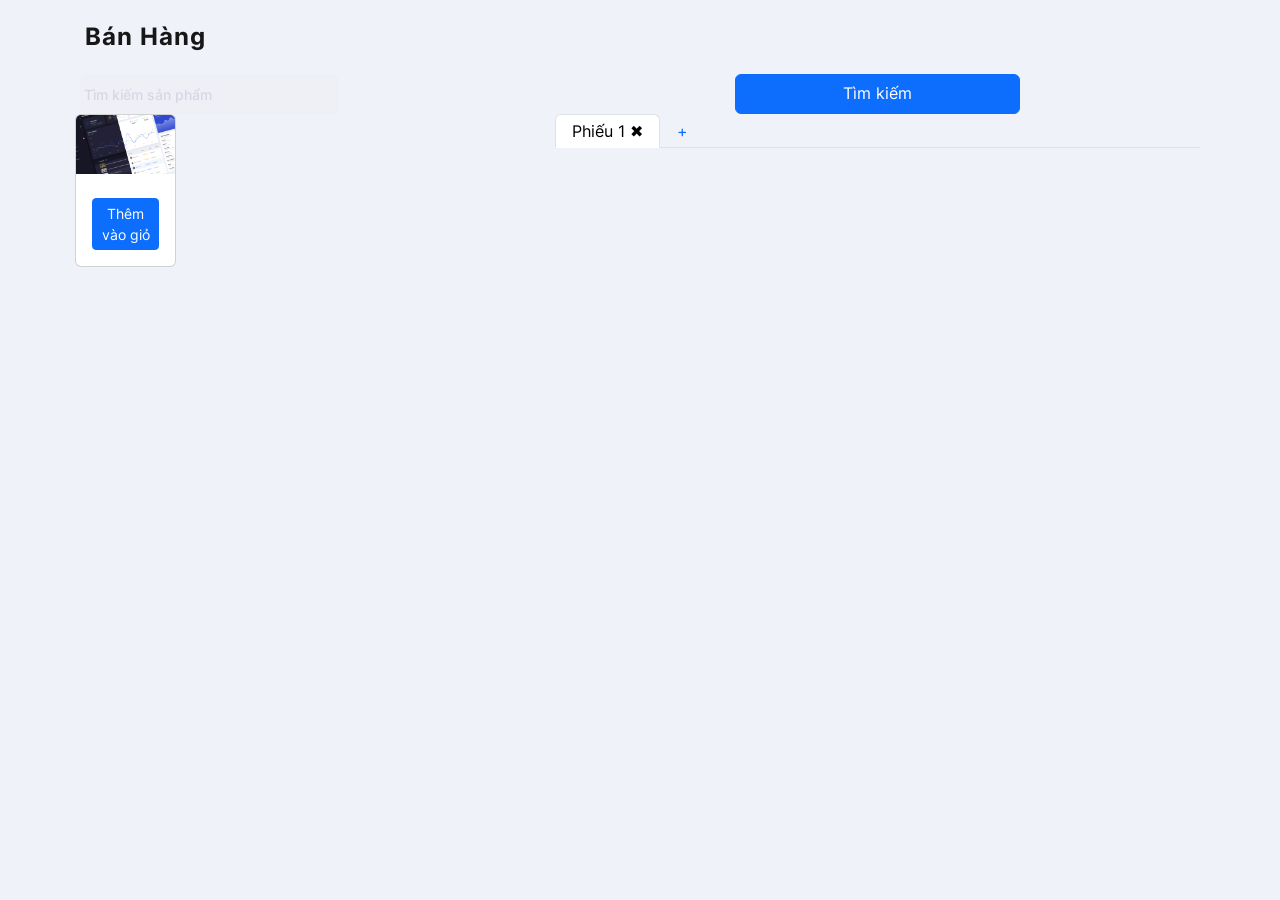
<file: AutoKid/src/main/resources/templates/admin/ban-hang.html>
<!DOCTYPE html>
<html xmlns:th="http://www.thymeleaf.org">
<head>
  <meta charset="UTF-8">
  <meta http-equiv="X-UA-Compatible" content="IE=edge">
  <meta name="viewport" content="width=device-width, initial-scale=1.0">
  <title>Auto_Kid | Product Management</title>
  <!-- Favicon -->
  <link rel="shortcut icon" href="./img/svg/logo.svg" type="image/x-icon">
  <link href="https://cdn.jsdelivr.net/npm/bootstrap@5.3.3/dist/css/bootstrap.min.css" rel="stylesheet" integrity="sha384-QWTKZyjpPEjISv5WaRU9OFeRpok6YctnYmDr5pNlyT2bRjXh0JMhjY6hW+ALEwIH" crossorigin="anonymous">
  <!-- Custom styles -->
  <link rel="stylesheet" href="./css/style.min.css" type="text/css">


</head>

<body>
<div class="layer"></div>
<!-- ! Body -->
<a class="skip-link sr-only" href="#skip-target">Skip to content</a>
<div class="page-flex">
  <div th:insert="fragments/sidebar_admin :: sidebar"></div>
  <div class="main-wrapper">
    <div th:insert="fragments/header_admin :: header"></div>
    <!-- ! Main -->
    <main class="main users chart-page" id="skip-target">
      <div class="container">
        <h2 class="main-title">Bán Hàng</h2>
        <div class="row">
          <div class="col-7"><input placeholder="Tìm kiếm sản phẩm"></div>
          <div class="col-3 btn btn-primary">Tìm kiếm</div>
        </div>
        <div class="row">
          <div class="col-5">
            <div class="row">
              <div class="col-md-3" th:each="spct : ${spcts}">
                <div class="card mb-4">
                  <img src="./screenshot.jpg" class="card-img-top" alt="Product Image">
                  <div class="card-body" style="font-size: small;">
                    <p class="card-title" th:text="${spct.donGia} + ' VND'"></p>
                    <p class="card-text" th:text="${spct.sanPham.tenSP} "></p>
                    <button class="btn btn-primary btn-sm" onclick="addToCart('${spct.sanPham.tenSP}', ${spct.donGia})">Thêm vào giỏ</button>
                  </div>
                </div>
              </div>
            </div>
          </div>
          <div class="col-md-7">
            <!-- Tabs hóa đơn -->
            <ul class="nav nav-tabs" id="invoiceTabs" role="tablist">
              <li class="nav-item" role="presentation">
                <button class="nav-link active" id="tab1" data-bs-toggle="tab" data-bs-target="#invoice1" type="button" role="tab" aria-controls="invoice1" aria-selected="true">
                  Phiếu 1 <span class="close-tab" onclick="removeTab(this)">&#10006;</span>
                </button>
              </li>
              <li class="nav-item">
                <button class="nav-link" onclick="addNewTab()">+</button>
              </li>
            </ul>

            <!-- Nội dung hóa đơn -->
            <div class="tab-content mt-3" id="invoiceTabContent">
              <div class="tab-pane fade show active" id="invoice1" role="tabpanel" aria-labelledby="tab1">
              </div>
            </div>
          </div>
        </div>
      </div>
    </main>
    <div th:insert="fragments/footer_admin :: footer"></div>
  </div>


</div>
<script src="https://cdn.jsdelivr.net/npm/bootstrap@5.3.3/dist/js/bootstrap.bundle.min.js" integrity="sha384-YvpcrYf0tY3lHB60NNkmXc5s9fDVZLESaAA55NDzOxhy9GkcIdslK1eN7N6jIeHz" crossorigin="anonymous"></script>
<script>
  let cartItems = []; // Danh sách các sản phẩm trong giỏ

  function addToCart(productName, productPrice) {
    // Kiểm tra sản phẩm đã có trong giỏ hàng chưa
    const existingItem = cartItems.find(item => item.name === productName);

    if (existingItem) {
      // Nếu sản phẩm đã có trong giỏ hàng, tăng số lượng
      existingItem.quantity += 1;
    } else {
      // Nếu sản phẩm chưa có, thêm mới vào giỏ hàng
      cartItems.push({ name: productName, price: productPrice, quantity: 1 });
    }

    // Cập nhật lại giao diện hóa đơn
    updateCart();
  }

  function updateCart() {
    const cartList = document.querySelector('#invoice1 .list-group'); // Danh sách sản phẩm trong hóa đơn
    const totalElement = document.querySelector('.total'); // Tổng tiền
    let total = 0;

    // Xóa nội dung cũ
    cartList.innerHTML = '';

    // Lặp qua danh sách sản phẩm trong giỏ hàng và hiển thị chúng
    cartItems.forEach(item => {
      const itemTotal = item.price * item.quantity;
      total += itemTotal;

      const listItem = document.createElement('li');
      listItem.classList.add('list-group-item', 'd-flex', 'justify-content-between', 'align-items-center');
      listItem.innerHTML = `
            ${item.name}
            <span>${item.price} VND</span>
            <input type="number" class="form-control w-25" value="${item.quantity}" min="1" onchange="updateQuantity('${item.name}', this.value)">
            <span>${itemTotal} VND</span>
            <button class="btn btn-danger btn-sm" onclick="removeFromCart('${item.name}')">X</button>
        `;

      cartList.appendChild(listItem);
    });

    // Cập nhật tổng tiền
    totalElement.textContent = total + ' VND';
  }

  function removeFromCart(productName) {
    // Xóa sản phẩm khỏi giỏ hàng
    cartItems = cartItems.filter(item => item.name !== productName);
    // Cập nhật lại giao diện hóa đơn
    updateCart();
  }

  function updateQuantity(productName, newQuantity) {
    // Cập nhật số lượng sản phẩm trong giỏ hàng
    const item = cartItems.find(item => item.name === productName);
    if (item) {
      item.quantity = parseInt(newQuantity, 10);
      // Cập nhật lại giao diện hóa đơn
      updateCart();
    }
  }

  // JavaScript cho việc thêm và xóa tab (như trong ví dụ trước)
  let tabCount = 1;

  function addNewTab() {
    tabCount++;

    const newTab = document.createElement('li');
    newTab.classList.add('nav-item');
    newTab.setAttribute('role', 'presentation');
    newTab.innerHTML = `
            <button class="nav-link" id="tab${tabCount}" data-bs-toggle="tab" data-bs-target="#invoice${tabCount}" type="button" role="tab" aria-controls="invoice${tabCount}" aria-selected="false">
                Phiếu ${tabCount} <span class="close-tab" onclick="removeTab(this)">&#10006;</span>
            </button>`;

    document.getElementById('invoiceTabs').insertBefore(newTab, document.getElementById('invoiceTabs').lastElementChild);

    const newTabContent = document.createElement('div');
    newTabContent.classList.add('tab-pane', 'fade');
    newTabContent.id = `invoice${tabCount}`;
    newTabContent.setAttribute('role', 'tabpanel');
    newTabContent.setAttribute('aria-labelledby', `tab${tabCount}`);
    newTabContent.innerHTML = `<div class="row"><div class="col-8"><p>Nội dung Phiếu ${tabCount}</p></div></div>`;

    document.getElementById('invoiceTabContent').appendChild(newTabContent);
  }

  function removeTab(element) {
    const tabButton = element.closest('button');
    const tabPaneId = tabButton.getAttribute('data-bs-target');

    tabButton.closest('li').remove();
    document.querySelector(tabPaneId).remove();

    const firstTab = document.querySelector('#invoiceTabs button:first-child');
    const firstTabContent = document.querySelector('#invoiceTabContent .tab-pane:first-child');
    if (firstTab && firstTabContent) {
      firstTab.classList.add('active');
      firstTabContent.classList.add('show', 'active');
    }
  }
</script>

<!-- Chart library -->
<script src="./plugins/chart.min.js"></script>
<!-- Icons library -->
<script src="./plugins/feather.min.js"></script>
<!-- Custom scripts -->
<script src="./js/script.js"></script>

</body>

</html>
</file>
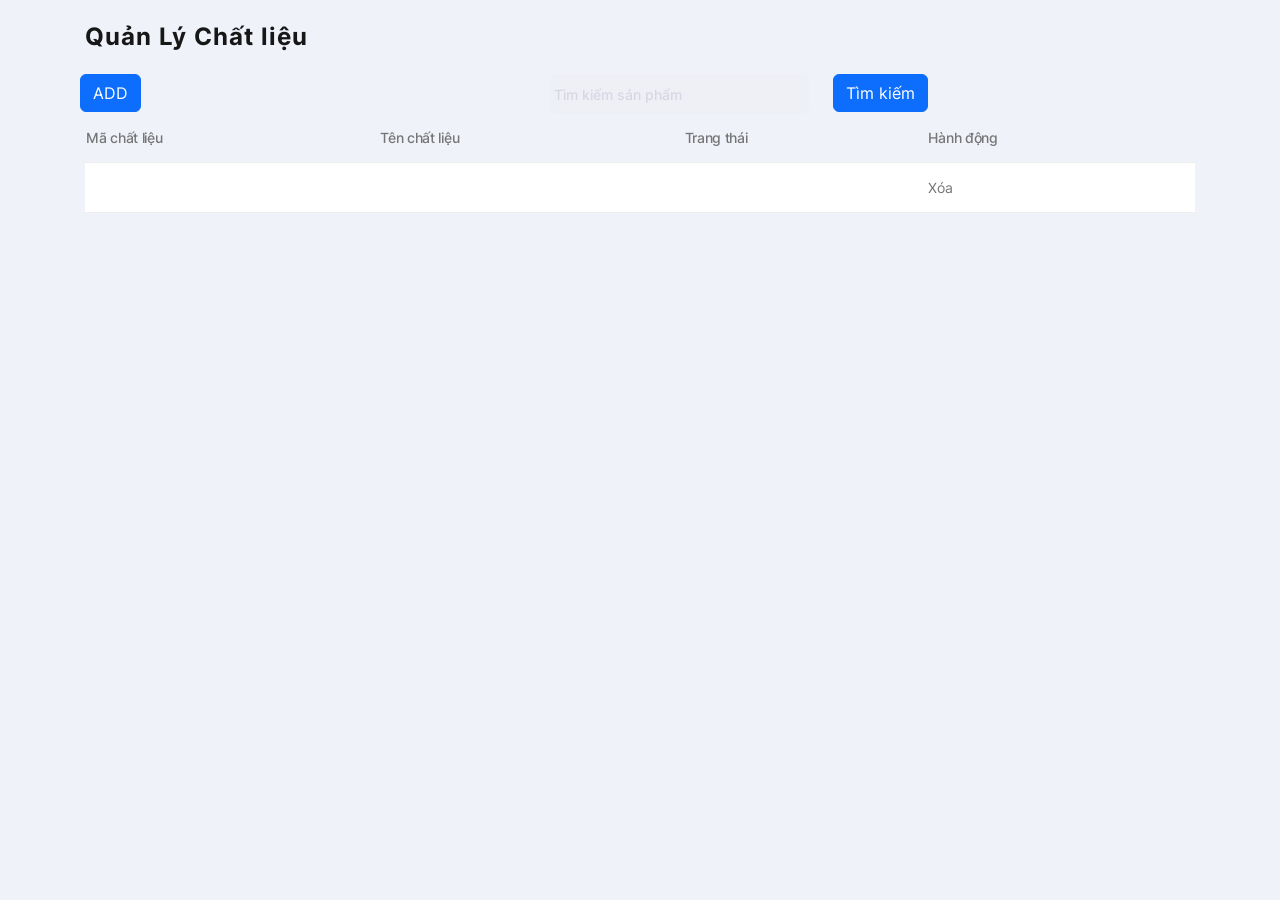
<file: AutoKid/src/main/resources/templates/admin/chat-lieu.html>
<!DOCTYPE html>
<html xmlns:th="http://www.thymeleaf.org">
<head>
    <meta charset="UTF-8">
    <meta http-equiv="X-UA-Compatible" content="IE=edge">
    <meta name="viewport" content="width=device-width, initial-scale=1.0">
    <title>Auto_Kid | Product Management</title>
    <link href="https://cdn.jsdelivr.net/npm/bootstrap@5.3.3/dist/css/bootstrap.min.css" rel="stylesheet" integrity="sha384-QWTKZyjpPEjISv5WaRU9OFeRpok6YctnYmDr5pNlyT2bRjXh0JMhjY6hW+ALEwIH" crossorigin="anonymous">
    <!-- Favicon -->
    <link rel="shortcut icon" href="./img/svg/logo.svg" type="image/x-icon">
    <!-- Custom styles -->
    <link rel="stylesheet" href="./css/style.min.css" type="text/css">
</head>

<body>
<div class="layer"></div>
<!-- ! Body -->
<a class="skip-link sr-only" href="#skip-target">Skip to content</a>
<div class="page-flex">
    <div th:insert="fragments/sidebar_admin :: sidebar"></div>
    <div class="main-wrapper">
        <div th:insert="fragments/header_admin :: header"></div>
        <main class="main users chart-page" id="skip-target">
            <div class="container">
                <h2 class="main-title">Quản Lý Chất liệu</h2>
                <div class="row">
                    <div class="col-5">
                        <button type="button" class="btn btn-primary" data-bs-toggle="modal" data-bs-target="#exampleModal">ADD</button>
                    </div>
                    <div class="col-5">
                        <div class="row">
                            <div class="col-7"><input placeholder="Tìm kiếm sản phẩm"></div>
                            <div class="col-3"><button type="button" class="btn btn-primary">Tìm kiếm</button></div>
                        </div>
                    </div>
                </div>
                <div class="users-table table-wrapper">
                    <table class="posts-table">
                        <thead>
                        <tr class="users-table-info">
                            <th>Mã chất liệu</th>
                            <th>Tên chất liệu</th>
                            <th>Trang thái</th>
                            <th>Hành động</th>
                        </tr>
                        </thead>
                        <tbody>
                        <tr th:each="cl : ${cl}">
                            <td th:text="${cl.maCl}"></td>
                            <td th:text="${cl.tenCl}"></td>
                            <td th:text="${cl.trangThaiCl}"></td>
                            <td>
                                <a th:href="@{/admin/delete/chat-lieu(id=${cl.id})}">Xóa</a>
                            </td>
                        </tr>
                        </tbody>
                    </table>
                </div>
            </div>
        </main>
        <div th:insert="fragments/footer-admin :: footer"></div>
    </div>

    <div class="modal fade" id="exampleModal" tabindex="-1" role="dialog" aria-labelledby="exampleModalLabel" aria-hidden="true">
        <div class="modal-dialog" role="document">
            <div class="modal-content">
                <div class="modal-header">
                    <h5 class="modal-title" id="exampleModalLabel">Thêm chất liệu</h5>
                    <button type="button" class="btn-close" data-bs-dismiss="modal" aria-label="Close"></button>
                </div>
                <div class="modal-body">
                    <form action="/admin/add/chat-lieu" method="post">
                        <div class="mb-3">
                            <label for="maCl" class="form-label">Mã chất liệu:</label>
                            <input type="text" class="form-control border border-secondary" id="maCl" name="maCl" required>
                        </div>
                        <div class="mb-3">
                            <label for="tenCl" class="form-label">Tên chất liệu:</label>
                            <input type="text" class="form-control border border-secondary" id="tenCl" name="tenCl" required>
                        </div>
                        <div class="mb-3">
                            <label for="trangThaiCl">Trạng thái</label>
                            <select class="form-control" id="trangThaiCl" name="trangThaiCl">
                                <option value="Hoạt động" selected>Hoạt động</option>
                                <option value="Không hoạt động">Không hoạt động</option>
                            </select>
                        </div>
                        <div class="modal-footer">
                            <button type="button" class="btn btn-secondary" data-bs-dismiss="modal">Hủy</button>
                            <button type="submit" class="btn btn-primary">Lưu</button>
                        </div>
                    </form>
                </div>
            </div>
        </div>
    </div>

</div>

<script src="https://cdn.jsdelivr.net/npm/bootstrap@5.3.3/dist/js/bootstrap.bundle.min.js" integrity="sha384-YvpcrYf0tY3lHB60NNkmXc5s9fDVZLESaAA55NDzOxhy9GkcIdslK1eN7N6jIeHz" crossorigin="anonymous"></script>

<!-- Chart library -->
<script src="./plugins/chart.min.js"></script>
<!-- Icons library -->
<script src="./plugins/feather.min.js"></script>
<!-- Custom scripts -->
<script src="./js/script.js"></script>

</body>

</html>
</file>
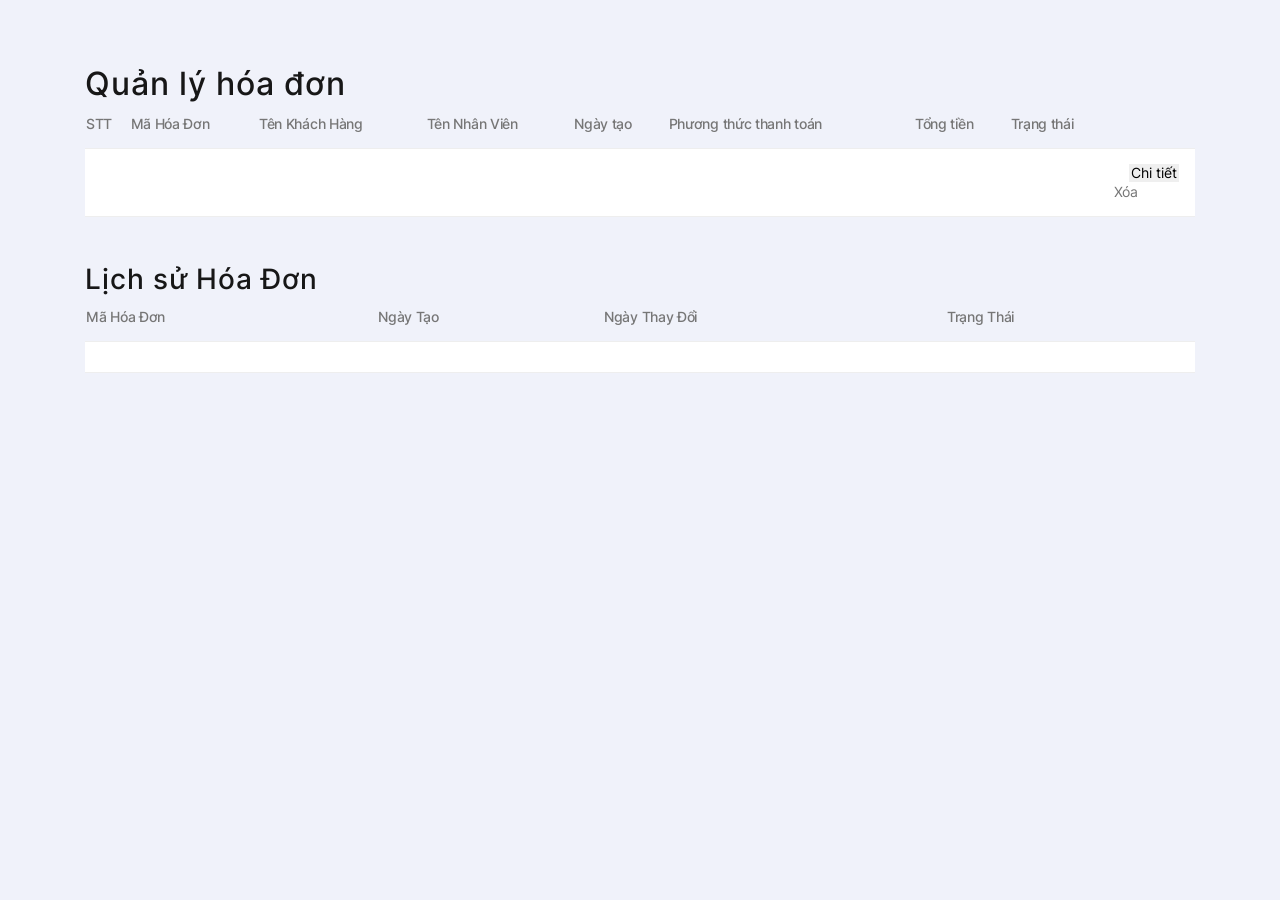
<file: AutoKid/src/main/resources/templates/admin/hoadon.html>
<!DOCTYPE html>
<html lang="en" xmlns:th="https://www.thymeleaf.org">
  <head>
    <meta charset="UTF-8" />
    <meta http-equiv="X-UA-Compatible" content="IE=edge" />
    <meta name="viewport" content="width=device-width, initial-scale=1.0" />
    <title>Elegant Dashboard | Dashboard</title>
    <!-- Bootstrap CSS -->
    <link
      href="https://cdn.jsdelivr.net/npm/bootstrap@5.3.0/dist/css/bootstrap.min.css"
      rel="stylesheet"
      integrity="sha384-5kQxCQw79BfxtN4LEJw6cMmKXw7CF3YOqCwFVjFHeEU+oD5VOpHjq1PoXa5sjfH7"
      crossorigin="anonymous"
    />
    <!-- Favicon -->
    <link rel="shortcut icon" href="./img/svg/logo.svg" type="image/x-icon" />
    <!-- Custom styles -->
    <link rel="stylesheet" href="./css/style.min.css" />
  </head>
  <style>
    .main .form-modal {
      display: none;
      position: fixed;
      top: 50%;
      left: 50%;
      transform: translate(-50%, -50%);
      z-index: 1000;
      background: white;
      border: 1px solid #ccc;
      padding: 20px;
      box-shadow: 0 0 10px rgba(0, 0, 0, 0.5);
      width: 80%;
      max-width: 700px;
      border-radius: 10px;
    }

    .main .form-modal h2 {
      text-align: center;
      margin-bottom: 10px;
    }

    .main .form-modal form .label-after {
      margin-left: 20px;
    }

    .main .form-modal form input {
      margin-top: 10px;
    }

    .main .form-modal .btn-closeDetail {
      background-color: #9fcdff;
    }

    .main .form-modal .btn-closeDetail:hover {
      background-color: #000;
      color: #9fcdff;
    }
  </style>
  <body>
    <div class="layer"></div>
    <!-- ! Body -->
    <a class="skip-link sr-only" href="#skip-target">Skip to content</a>
    <div class="page-flex">
      <!-- ! Sidebar -->
      <div th:insert="fragments/sidebar_admin :: sidebar"></div>
      <div class="main-wrapper">
        <!-- ! Main nav -->
        <div th:insert="fragments/header_admin :: header"></div>
        <!-- ! Main -->
        <main class="main users chart-page" id="skip-target">
          <div class="container">
            <h2 class="mt-5">Quản lý hóa đơn</h2>

            <!-- Bảng Hóa Đơn -->
            <div class="users-table table-wrapper">
              <table class="posts-table">
                <thead>
                  <tr class="users-table-info">
                    <th>STT</th>
                    <th>Mã Hóa Đơn</th>
                    <th>Tên Khách Hàng</th>
                    <th>Tên Nhân Viên</th>
                    <th>Ngày tạo</th>
                    <th>Phương thức thanh toán</th>
                    <th>Tổng tiền</th>
                    <th>Trạng thái</th>
                    <th></th>
                  </tr>
                </thead>
                <tbody>
                  <tr th:each="hdct, iterStat : ${listhdct}">
                    <td th:text="${iterStat.count}"></td>
                    <td th:text="${hdct.maHD}"></td>
                    <td th:text="${hdct.tenKhachHang}"></td>
                    <td th:text="${hdct.tenNhanVien}"></td>
                    <td th:text="${hdct.ngayTao}"></td>
                    <td th:text="${hdct.tenPhuongThucThanhToan}"></td>
                    <td th:text="${hdct.tongTien}"></td>
                    <td th:text="${hdct.trangThaiHD}"></td>
                    <td>
                      <!-- Nút Chi tiết -->
                      <div
                        style="
                          display: flex;
                          align-items: center;
                          justify-content: space-around;
                        "
                      >
                        <button
                          class="update"
                          th:data-maHD="${hdct.maHD}"
                          th:data-tenKhachHang="${hdct.tenKhachHang}"
                          th:data-tenNhanVien="${hdct.tenNhanVien}"
                          th:data-tenSP="${hdct.tenSP}"
                          th:data-tenPhuongThuc="${hdct.tenPhuongThucThanhToan}"
                          th:data-ngayTao="${#dates.format(hdct.ngayTao, 'yyyy-MM-dd')}"
                          th:data-tongTien="${hdct.tongTien}"
                          th:data-soLuong="${hdct.soLuong}"
                          th:data-donGiaSauGiam="${hdct.donGiaSauGiam}"
                          th:data-trangThaiHD="${hdct.trangThaiHD}"
                          onclick="showDetail(this)"
                        >
                          Chi tiết
                        </button>
                      </div>
                      <!-- Overlay -->
                      <div
                        id="overlay"
                        style="
                          display: none;
                          position: fixed;
                          top: 0;
                          left: 0;
                          width: 100%;
                          height: 100%;
                          background: rgba(0, 0, 0, 0.5);
                          z-index: 500;
                        "
                      ></div>
                      <a th:href="@{/admin/hoadon/delete(id=${hdct.id})}"
                        >Xóa</a
                      >
                    </td>
                  </tr>
                </tbody>
              </table>
            </div>

            <!-- Bảng Lịch Sử Hóa Đơn -->
            <h3 class="mt-5">Lịch sử Hóa Đơn</h3>
            <div class="users-table table-wrapper">
              <table class="posts-table">
                <thead>
                  <tr class="users-table-info">
                    <th>Mã Hóa Đơn</th>
                    <th>Ngày Tạo</th>
                    <th>Ngày Thay Đổi</th>
                    <th>Trạng Thái</th>
                  </tr>
                </thead>
                <tbody>
                  <tr th:each="hoadonhistory : ${listhds}">
                    <td th:text="${hoadonhistory.maHD}"></td>
                    <td th:text="${hoadonhistory.ngayTao}"></td>
                    <td th:text="${hoadonhistory.ngayThayDoi}"></td>
                    <td th:text="${hoadonhistory.trangThai}"></td>
                  </tr>
                </tbody>
              </table>
            </div>
          </div>

          <!-- Modal -->
          <!-- Modal -->
          <div id="detailModal" class="form-modal" onclick="closeDetail(event)">
            <div class="modal-content" onclick="event.stopPropagation()">
              <h2>Chi tiết hóa đơn</h2>
              <form>
                <div>
                  <label>Mã hóa đơn: </label>
                  <input type="text" id="modalMaHD" readonly />
                </div>
                <div>
                  <label>Tên khách hàng: </label>
                  <input type="text" id="modalTenKH" readonly />
                </div>
                <div>
                  <label>Tên nhân viên: </label>
                  <input type="text" id="modalTenNV" readonly />
                </div>
                <div>
                  <label>Tên sản phẩm: </label>
                  <input type="text" id="modalTenSP" readonly />
                </div>
                <div>
                  <label>Phương thức thanh toán: </label>
                  <input type="text" id="modalPhuongThuc" readonly />
                </div>
                <div>
                  <label>Ngày tạo: </label>
                  <input type="text" id="modalNgayTao" readonly />
                </div>
                <div>
                  <label>Tổng tiền: </label>
                  <input type="text" id="modalTongTien" readonly />
                </div>
                <div>
                  <label>Số lượng: </label>
                  <input type="text" id="modalSoLuong" readonly />
                </div>
                <div>
                  <label>Đơn giá sau giảm: </label>
                  <input type="text" id="modalDonGiaSauGiam" readonly />
                </div>
                <div>
                  <label>Trạng thái hóa đơn: </label>
                  <input type="text" id="modalTrangThai" readonly />
                </div>
              </form>
              <button class="btn-closeDetail" onclick="closeDetail()">
                Đóng
              </button>
            </div>
          </div>
        </main>

        <!-- ! Footer -->
        <div th:insert="fragments/footer_admin :: footer"></div>
      </div>
    </div>

    <!-- Chart library -->
    <script src="./plugins/chart.min.js"></script>
    <!-- Icons library -->
    <script src="plugins/feather.min.js"></script>
    <!-- Bootstrap JS (requires Popper.js) -->
    <!-- Custom scripts -->
    <script src="js/script.js"></script>
    <script>
      function showDetail(button) {
        document.getElementById("modalMaHD").value =
          button.getAttribute("data-maHD");
        document.getElementById("modalTenKH").value =
          button.getAttribute("data-tenKhachHang");
        document.getElementById("modalTenNV").value =
          button.getAttribute("data-tenNhanVien");
        document.getElementById("modalTenSP").value =
          button.getAttribute("data-tenSP");
        document.getElementById("modalPhuongThuc").value =
          button.getAttribute("data-tenPhuongThuc");
        document.getElementById("modalNgayTao").value =
          button.getAttribute("data-ngayTao");
        document.getElementById("modalTongTien").value =
          button.getAttribute("data-tongTien");
        document.getElementById("modalSoLuong").value =
          button.getAttribute("data-soLuong");
        document.getElementById("modalDonGiaSauGiam").value =
          button.getAttribute("data-donGiaSauGiam");
        document.getElementById("modalTrangThai").value =
          button.getAttribute("data-trangThaiHD");

        // Show modal
        document.getElementById("detailModal").style.display = "block";
        document.getElementById("overlay").style.display = "block";
      }

      function closeDetail() {
        document.getElementById("detailModal").style.display = "none";
        document.getElementById("overlay").style.display = "none";
      }
    </script>
  </body>
</html>
</file>
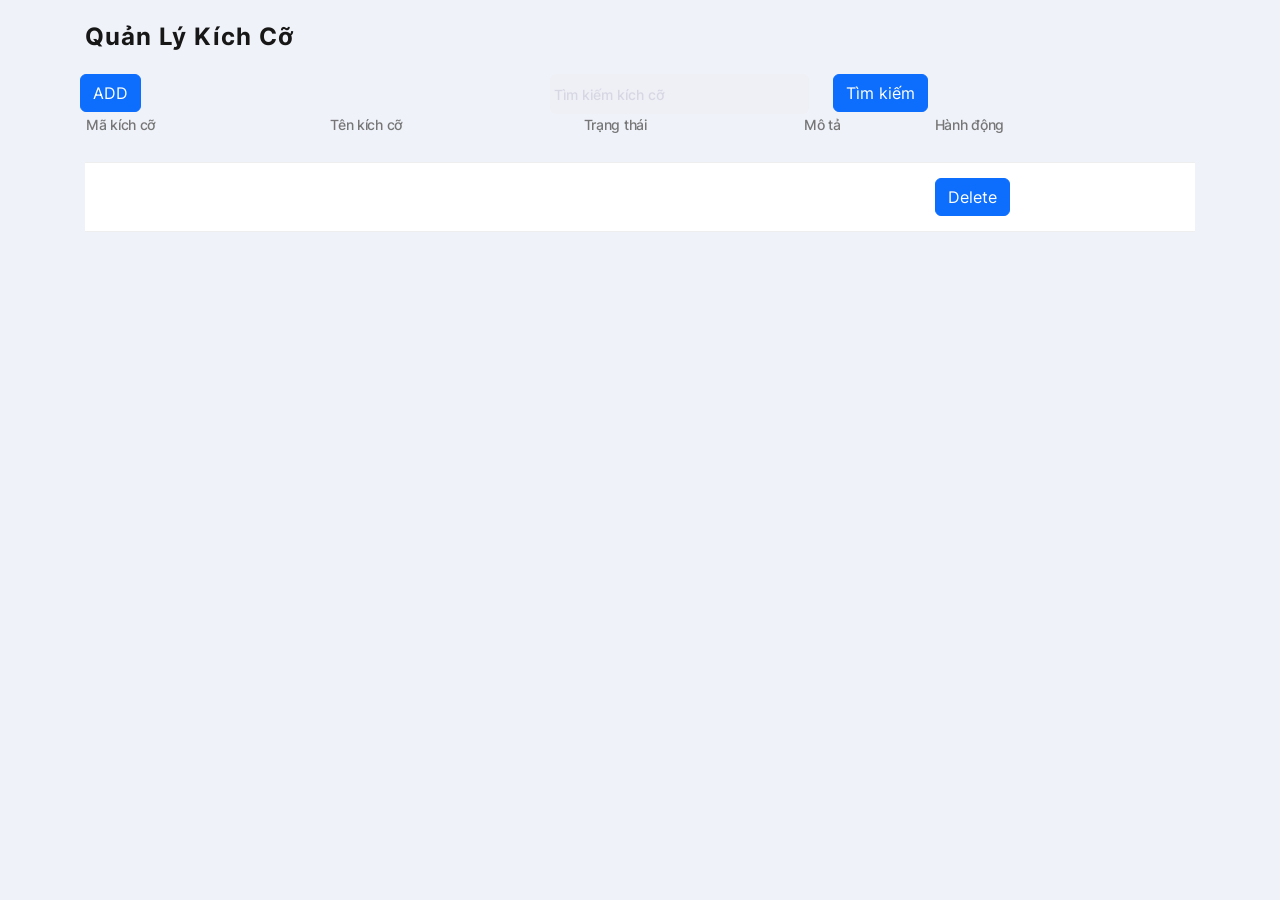
<file: AutoKid/src/main/resources/templates/admin/kich-co.html>
<!DOCTYPE html>
<html xmlns:th="http://www.thymeleaf.org">
<head>
    <meta charset="UTF-8">
    <meta http-equiv="X-UA-Compatible" content="IE=edge">
    <meta name="viewport" content="width=device-width, initial-scale=1.0">
    <title>Auto_Kid | Thuong Hieu</title>
    <!-- Favicon -->
    <link rel="shortcut icon" href="./img/svg/logo.svg" type="image/x-icon">
    <link href="https://cdn.jsdelivr.net/npm/bootstrap@5.3.3/dist/css/bootstrap.min.css" rel="stylesheet" integrity="sha384-QWTKZyjpPEjISv5WaRU9OFeRpok6YctnYmDr5pNlyT2bRjXh0JMhjY6hW+ALEwIH" crossorigin="anonymous">

    <!-- Custom styles -->
    <link rel="stylesheet" href="./css/style.min.css" type="text/css">
</head>

<body>
<div class="layer"></div>
<!-- ! Body -->
<a class="skip-link sr-only" href="#skip-target">Skip to content</a>
<div class="page-flex">
    <div th:insert="fragments/sidebar_admin :: sidebar"></div>
    <div class="main-wrapper">
        <div th:insert="fragments/header_admin :: header"></div>
        <!-- ! Main -->
        <main class="main users chart-page" id="skip-target">
            <div class="container">
                <h2 class="main-title">Quản Lý Kích Cỡ</h2>
                <div class="row">
                    <div class="col-5">
                        <button type="button" class="btn btn-primary" data-bs-toggle="modal" data-bs-target="#exampleModal">ADD</button>
                    </div>
                    <div class="col-5">
                        <div class="row">
                            <div class="col-7"><input placeholder="Tìm kiếm kích cỡ"></div>
                            <div class="col-3"><button type="button" class="btn btn-primary">Tìm kiếm</button></div>
                        </div>
                    </div>
                </div>
                <div class="users-table table-wrapper">
                    <table class="posts-table">
                        <thead>
                        <tr class="table table-bordered users-table-info">
                            <th>Mã kích cỡ</th>
                            <th>Tên kích cỡ</th>
                            <th>Trạng thái</th>
                            <th>Mô tả</th>
                            <th>Hành động</th>
                        </tr>
                        </thead>
                        <tbody>
                        <tr th:each="kc : ${kichco}">
                            <td th:text="${kc.maKC}"></td>
                            <td th:text="${kc.tenKC}"></td>
                            <td th:text="${kc.trangThaiKC}"></td>
                            <td th:text="${kc.moTa}"></td>
                            <td>
                                <a th:href="@{/admin/kich-co/delete(id=${kc.id})}"><button class="btn btn-primary">Delete</button></a>
                            </td>
                        </tr>
                        </tbody>
                    </table>
                </div>
            </div>
        </main>
        <div th:insert="fragments/footer_admin :: footer"></div>
    </div>
</div>

<div class="modal fade" id="exampleModal" tabindex="-1" role="dialog" aria-labelledby="exampleModalLabel" aria-hidden="true">
    <div class="modal-dialog" role="document">
        <div class="modal-content">
            <div class="modal-header">
                <h5 class="modal-title" id="exampleModalLabel">Thêm kích cỡ</h5>
                <button type="button" class="btn-close" data-bs-dismiss="modal" aria-label="Close"></button>
            </div>
            <div class="modal-body">
                <form action="/admin/add/kich-co" method="post">
                    <div class="mb-3">
                        <label for="maKC" class="form-label">Mã kích cỡ:</label>
                        <input type="text" class="form-control border border-secondary" id="maKC" name="maKC" required>
                    </div>
                    <div class="mb-3">
                        <label for="tenKC" class="form-label">Tên kích cỡ:</label>
                        <input type="text" class="form-control border border-secondary" id="tenKC" name="tenKC" required>
                    </div>
                    <div class="mb-3">
                        <label for="trangThaiKC">Trạng thái</label>
                        <select class="form-control" id="trangThaiKC" name="trangThaiKC">
                            <option value="Hoạt động" selected>Hoạt động</option>
                            <option value="Không hoạt động">Không hoạt động</option>
                        </select>
                    </div>
                    <div class="mb-3">
                        <label for="moTa" class="form-label">Mô tả:</label>
                        <input type="text" class="form-control border border-secondary" id="moTa" name="moTa">
                    </div>
                    <div class="modal-footer">
                        <button type="button" class="btn btn-secondary" data-bs-dismiss="modal">Hủy</button>
                        <button type="submit" class="btn btn-primary">Lưu</button>
                    </div>
                </form>
            </div>
        </div>
    </div>
</div>


<script src="https://cdn.jsdelivr.net/npm/bootstrap@5.3.3/dist/js/bootstrap.bundle.min.js" integrity="sha384-YvpcrYf0tY3lHB60NNkmXc5s9fDVZLESaAA55NDzOxhy9GkcIdslK1eN7N6jIeHz" crossorigin="anonymous"></script>

<!-- Chart library -->
<script src="./plugins/chart.min.js"></script>
<!-- Icons library -->
<script src="./plugins/feather.min.js"></script>
<!-- Custom scripts -->
<script src="./js/script.js"></script>

</body>

</html>
</file>
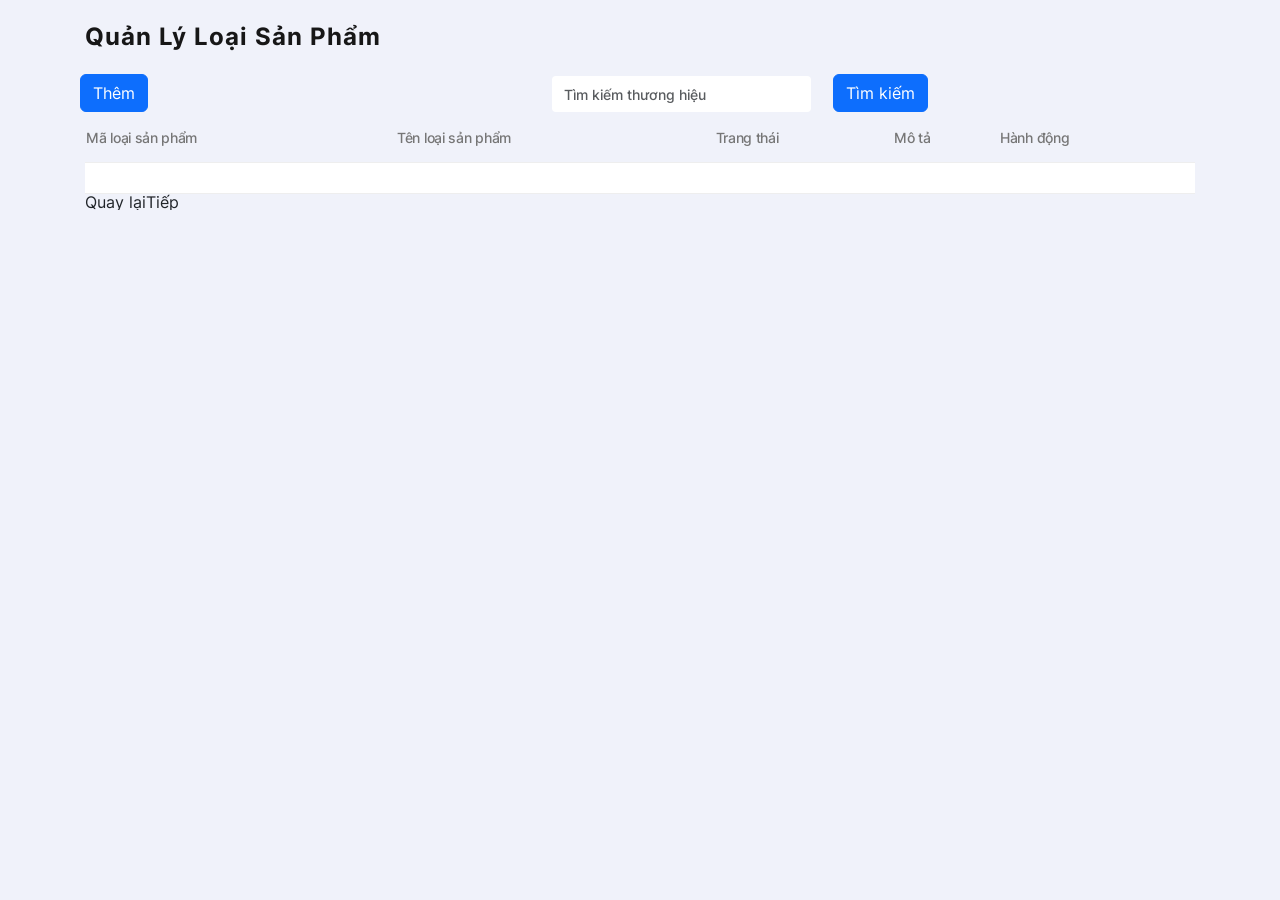
<file: AutoKid/src/main/resources/templates/admin/loai-san-pham.html>
<!DOCTYPE html>
<html xmlns:th="http://www.thymeleaf.org">
<head>
  <meta charset="UTF-8">
  <meta http-equiv="X-UA-Compatible" content="IE=edge">
  <meta name="viewport" content="width=device-width, initial-scale=1.0">
  <title>Auto_Kid | Product Management</title>
  <link href="https://cdn.jsdelivr.net/npm/bootstrap@5.3.3/dist/css/bootstrap.min.css" rel="stylesheet" integrity="sha384-QWTKZyjpPEjISv5WaRU9OFeRpok6YctnYmDr5pNlyT2bRjXh0JMhjY6hW+ALEwIH" crossorigin="anonymous">
  <!-- Favicon -->
  <link rel="shortcut icon" href="./img/svg/logo.svg" type="image/x-icon">
  <!-- Custom styles -->
  <link rel="stylesheet" href="./css/style.min.css" type="text/css">
</head>

<body>
<div class="layer"></div>
<!-- ! Body -->
<a class="skip-link sr-only" href="#skip-target">Skip to content</a>
<div class="page-flex">
  <div th:insert="fragments/sidebar_admin :: sidebar"></div>
  <div class="main-wrapper">
    <div th:insert="fragments/header_admin :: header"></div>
    <main class="main users chart-page" id="skip-target">
      <div class="container">
        <h2 class="main-title">Quản Lý Loại Sản Phẩm</h2>
        <div class="row">
          <div class="col-5">
            <button type="button" class="btn btn-primary" data-bs-toggle="modal" data-bs-target="#exampleModal">Thêm</button>
          </div>
          <div class="col-5">
            <form action="/admin/thuong-hieu/search" method="GET" class="row">
              <div class="col-7">
                <input name="tenTH" placeholder="Tìm kiếm thương hiệu" class="form-control">
              </div>
              <div class="col-3">
                <button type="submit" class="btn btn-primary">Tìm kiếm</button>
              </div>
            </form>
          </div>
        </div>
        <div class="users-table table-wrapper">
          <table class="posts-table">
            <thead>
            <tr class="users-table-info">
              <th>Mã loại sản phẩm</th>
              <th>Tên loại sản phẩm</th>
              <th>Trang thái</th>
              <th>Mô tả</th>
              <th>Hành động</th>
            </tr>
            </thead>
            <tbody>
            <tr th:each="lsp : ${lsps}">
              <td th:text="${lsp.maLSP}"></td>
              <td th:text="${lsp.tenLoai}"></td>
              <td th:text="${lsp.trangThai}"></td>
              <td th:text="${lsp.moTa}"></td>
              <td>
<!--                <a th:href="@{/admin/thuong-hieu/delete(id=${th.id})}"><button class="btn btn-primary">Delete</button></a>-->
<!--                <a th:href="@{/admin/thuong-hieu/detail(id=${th.id})}"><button class="btn btn-success">Detail</button></a>-->
              </td>
            </tr>
            </tbody>
          </table>
          <div>
            <ul class="pagination">
              <li th:if="${currentPage > 0}">
                <a th:href="@{/admin/loai-san-pham(page=${currentPage - 1})}">Quay lại</a>
              </li>
              <li th:each="i : ${#numbers.sequence(0, totalPages - 1)}">
                <a th:href="@{/admin/loai-san-pham(page=${i})}"
                   th:classappend="${i == currentPage} ? 'active'"></a>
              </li>
              <li th:if="${currentPage < totalPages - 1}">
                <a th:href="@{/admin/loai-san-pham(page=${currentPage + 1})}">Tiếp</a>
              </li>
            </ul>
          </div>
        </div>
      </div>
    </main>
    <div th:insert="fragments/footer_admin :: footer"></div>
  </div>

  <div class="modal fade" id="exampleModal" tabindex="-1" role="dialog" aria-labelledby="exampleModalLabel" aria-hidden="true">
    <div class="modal-dialog" role="document">
      <div class="modal-content">
        <div class="modal-header">
          <h5 class="modal-title" id="exampleModalLabel">Thêm thương hiệu</h5>
          <button type="button" class="btn-close" data-bs-dismiss="modal" aria-label="Close"></button>
        </div>
        <div class="modal-body">
          <form action="/admin/add/thuong-hieu" method="post">
            <div class="mb-3">
              <label for="maTH" class="form-label">Mã thương hiệu:</label>
              <input type="text" class="form-control border border-secondary" id="maTH" name="maTH" required>
            </div>
            <div class="mb-3">
              <label for="tenTH" class="form-label">Tên thương hiệu:</label>
              <input type="text" class="form-control border border-secondary" id="tenTH" name="tenTH" required>
            </div>
            <div class="mb-3">
              <label for="trangThaiTH">Trạng thái</label>
              <select class="form-control" id="trangThaiTH" name="trangThaiTH">
                <option value="Hoạt động" selected>Hoạt động</option>
                <option value="Không hoạt động">Không hoạt động</option>
              </select>
            </div>
            <div class="mb-3">
              <label for="diaChi" class="form-label">Địa chỉ:</label>
              <input type="text" class="form-control border border-secondary" id="diaChi" name="diaChi">
            </div>
            <div class="modal-footer">
              <button type="button" class="btn btn-secondary" data-bs-dismiss="modal">Hủy</button>
              <button type="submit" class="btn btn-primary">Lưu</button>
            </div>
          </form>
        </div>
      </div>
    </div>
  </div>

</div>

<script src="https://cdn.jsdelivr.net/npm/bootstrap@5.3.3/dist/js/bootstrap.bundle.min.js" integrity="sha384-YvpcrYf0tY3lHB60NNkmXc5s9fDVZLESaAA55NDzOxhy9GkcIdslK1eN7N6jIeHz" crossorigin="anonymous"></script>

<!-- Chart library -->
<script src="./plugins/chart.min.js"></script>
<!-- Icons library -->
<script src="./plugins/feather.min.js"></script>
<!-- Custom scripts -->
<script src="./js/script.js"></script>
</body>

</html>
</file>
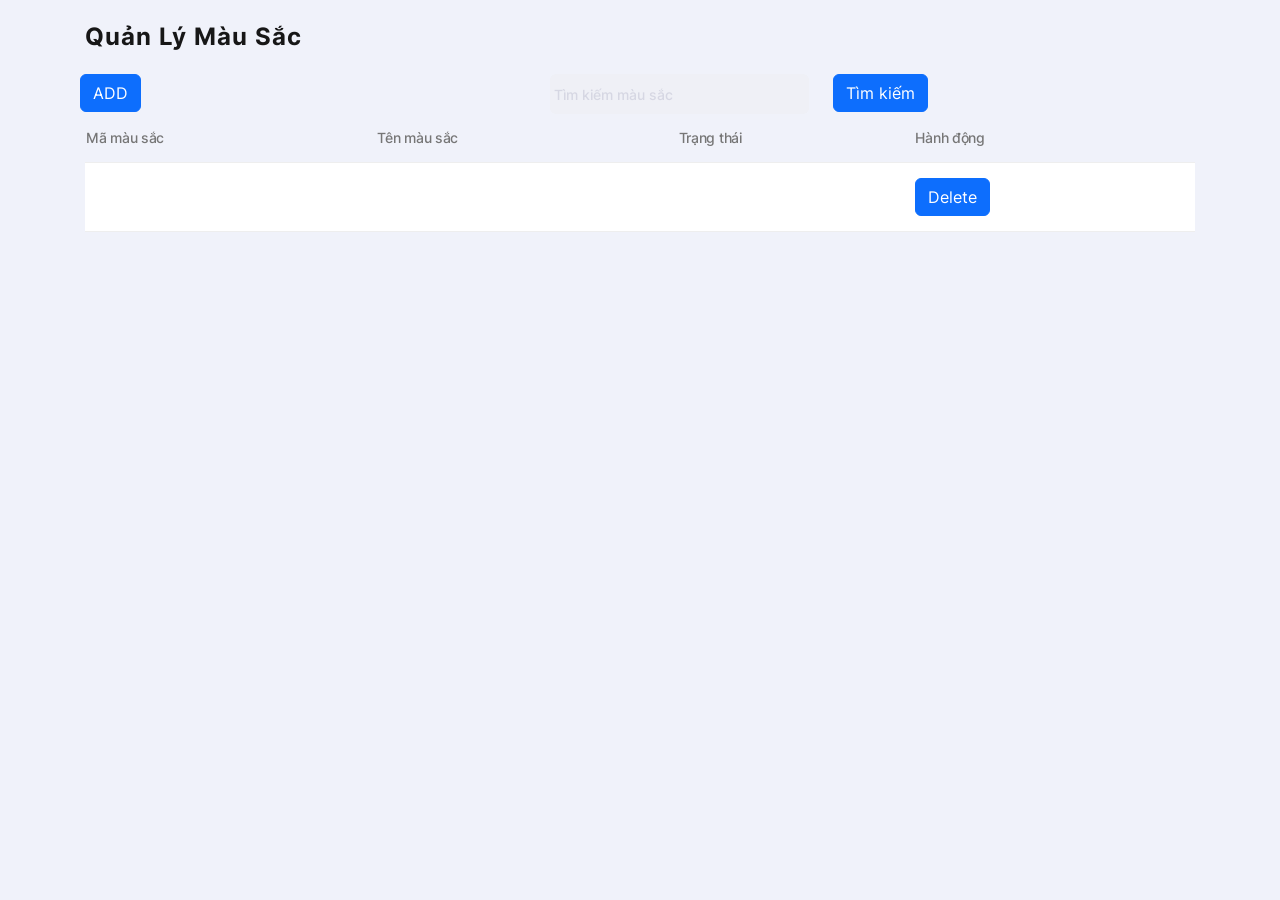
<file: AutoKid/src/main/resources/templates/admin/mau-sac.html>
<!DOCTYPE html>
<html xmlns:th="http://www.thymeleaf.org">
<head>
    <meta charset="UTF-8">
    <meta http-equiv="X-UA-Compatible" content="IE=edge">
    <meta name="viewport" content="width=device-width, initial-scale=1.0">
    <title>Auto_Kid | Thuong Hieu</title>
    <!-- Favicon -->
    <link rel="shortcut icon" href="./img/svg/logo.svg" type="image/x-icon">
    <link href="https://cdn.jsdelivr.net/npm/bootstrap@5.3.3/dist/css/bootstrap.min.css" rel="stylesheet" integrity="sha384-QWTKZyjpPEjISv5WaRU9OFeRpok6YctnYmDr5pNlyT2bRjXh0JMhjY6hW+ALEwIH" crossorigin="anonymous">

    <!-- Custom styles -->
    <link rel="stylesheet" href="./css/style.min.css" type="text/css">
</head>

<body>
<div class="layer"></div>
<!-- ! Body -->
<a class="skip-link sr-only" href="#skip-target">Skip to content</a>
<div class="page-flex">
    <div th:insert="fragments/sidebar_admin :: sidebar"></div>
    <div class="main-wrapper">
        <div th:insert="fragments/header_admin :: header"></div>
        <!-- ! Main -->
        <main class="main users chart-page" id="skip-target">
            <div class="container">
                <h2 class="main-title">Quản Lý Màu Sắc</h2>
                <div class="row">
                    <div class="col-5">
                        <button type="button" class="btn btn-primary" data-bs-toggle="modal" data-bs-target="#exampleModal">ADD</button>
                    </div>
                    <div class="col-5">
                        <div class="row">
                            <div class="col-7"><input placeholder="Tìm kiếm màu sắc"></div>
                            <div class="col-3"><button type="button" class="btn btn-primary">Tìm kiếm</button></div>
                        </div>
                    </div>
                </div>
                <div class="users-table table-wrapper">
                    <table class="posts-table">
                        <thead>
                        <tr class="users-table-info">
                            <th>Mã màu sắc</th>
                            <th>Tên màu sắc</th>
                            <th>Trạng thái</th>
                            <th>Hành động</th>
                        </tr>
                        </thead>
                        <tbody>
                        <tr th:each="ms : ${ms}">
                            <td th:text="${ms.maMS}"></td>
                            <td th:text="${ms.tenMS}"></td>
                            <td th:text="${ms.trangThaiMS}"></td>
                            <td>
                                <a th:href="@{/admin/mau-sac/delete(id=${ms.id})}"><button class="btn btn-primary">Delete</button></a>
                            </td>
                        </tr>
                        </tbody>
                    </table>
                </div>
            </div>
        </main>
        <div th:insert="fragments/footer_admin :: footer"></div>
    </div>

    <div class="modal fade" id="exampleModal" tabindex="-1" role="dialog" aria-labelledby="exampleModalLabel" aria-hidden="true">
        <div class="modal-dialog" role="document">
            <div class="modal-content">
                <div class="modal-header">
                    <h5 class="modal-title" id="exampleModalLabel">Thêm màu sắc</h5>
                    <button type="button" class="btn-close" data-bs-dismiss="modal" aria-label="Close"></button>
                </div>
                <div class="modal-body">
                    <form action="/admin/add/mau-sac" method="post">
                        <div class="mb-3">
                            <label for="maMS" class="form-label">Mã màu sắc:</label>
                            <input type="text" class="form-control border border-secondary" id="maMS" name="maMS" required>
                        </div>
                        <div class="mb-3">
                            <label for="tenMS" class="form-label">Tên màu sắc:</label>
                            <input type="text" class="form-control border border-secondary" id="tenMS" name="tenMS" required>
                        </div>
                        <div class="mb-3">
                            <label for="trangThaiMS">Trạng thái</label>
                            <select class="form-control" id="trangThaiMS" name="trangThaiMS">
                                <option value="Hoạt động" selected>Hoạt động</option>
                                <option value="Không hoạt động">Không hoạt động</option>
                            </select>
                        </div>
                        <div class="modal-footer">
                            <button type="button" class="btn btn-secondary" data-bs-dismiss="modal">Hủy</button>
                            <button type="submit" class="btn btn-primary">Lưu</button>
                        </div>
                    </form>
                </div>
            </div>
        </div>
    </div>


</div>
<script src="https://cdn.jsdelivr.net/npm/bootstrap@5.3.3/dist/js/bootstrap.bundle.min.js" integrity="sha384-YvpcrYf0tY3lHB60NNkmXc5s9fDVZLESaAA55NDzOxhy9GkcIdslK1eN7N6jIeHz" crossorigin="anonymous"></script>

<!-- Chart library -->
<script src="./plugins/chart.min.js"></script>
<!-- Icons library -->
<script src="./plugins/feather.min.js"></script>
<!-- Custom scripts -->
<script src="./js/script.js"></script>

</body>

</html>
</file>
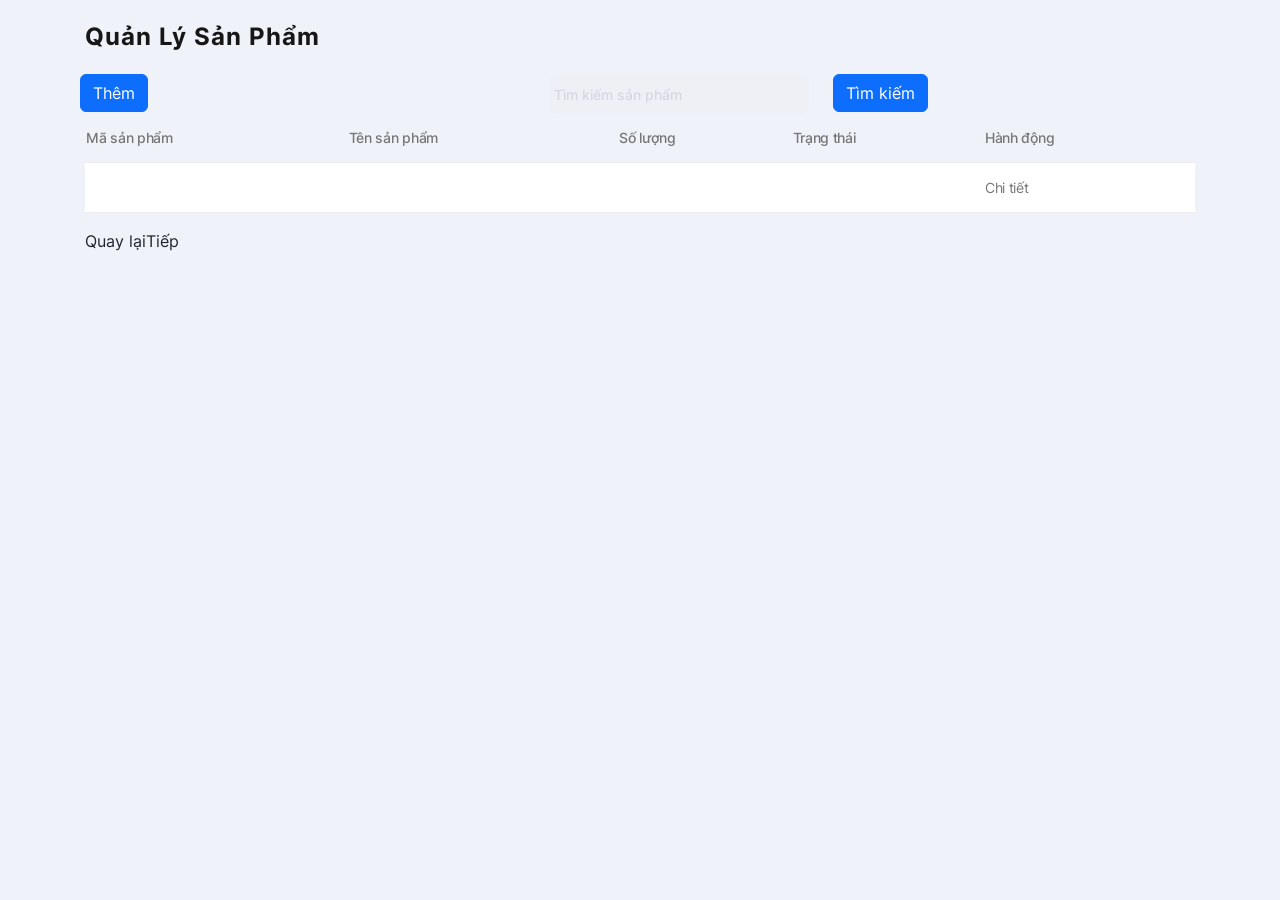
<file: AutoKid/src/main/resources/templates/admin/products.html>
<!DOCTYPE html>
<html xmlns:th="http://www.thymeleaf.org">
<head>
    <meta charset="UTF-8">
    <meta http-equiv="X-UA-Compatible" content="IE=edge">
    <meta name="viewport" content="width=device-width, initial-scale=1.0">
    <title>Auto_Kid | Product Management</title>
    <!-- Favicon -->
    <link rel="shortcut icon" href="./img/svg/logo.svg" type="image/x-icon">
    <link href="https://cdn.jsdelivr.net/npm/bootstrap@5.3.3/dist/css/bootstrap.min.css" rel="stylesheet" integrity="sha384-QWTKZyjpPEjISv5WaRU9OFeRpok6YctnYmDr5pNlyT2bRjXh0JMhjY6hW+ALEwIH" crossorigin="anonymous">
    <!-- Custom styles -->
    <link rel="stylesheet" href="./css/style.min.css" type="text/css">

    <style>
        /* Đặt chiều rộng tối đa của modal dựa trên kích thước bảng */
        .modal-dialog {
            max-width: 90%; /* Cho phép modal rộng tối đa 90% của màn hình */
            width: auto;    /* Tự động điều chỉnh theo nội dung */
        }

        /* Đặt chiều cao tối đa của modal để tránh nó vượt quá chiều cao của màn hình */
        .modal-content {
            max-height: 90vh; /* Giới hạn chiều cao của modal ở 90% chiều cao viewport */
            overflow-y: auto; /* Kích hoạt cuộn dọc nếu nội dung vượt quá chiều cao */
        }

        /* Đảm bảo bảng bên trong modal có thể thu nhỏ vừa với khung modal */
        .modal-body table {
            width: 100%; /* Bảng sẽ chiếm toàn bộ chiều rộng của modal */
            table-layout: auto;
        }
    </style>


</head>

<body>
<div class="layer"></div>
<!-- ! Body -->
<a class="skip-link sr-only" href="#skip-target">Skip to content</a>
<div class="page-flex">
    <div th:insert="fragments/sidebar_admin :: sidebar"></div>
    <div class="main-wrapper">
        <div th:insert="fragments/header_admin :: header"></div>
        <!-- ! Main -->
        <main class="main users chart-page" id="skip-target">
            <div class="container">
                <h2 class="main-title">Quản Lý Sản Phẩm</h2>
                <div class="row">
                    <div class="col-5">
                        <button type="button" class="btn btn-primary" data-bs-toggle="modal" data-bs-target="#exampleModal">Thêm</button>
                    </div>
                    <div class="col-5">
                        <div class="row">
                            <div class="col-7"><input placeholder="Tìm kiếm sản phẩm"></div>
                            <div class="col-3"><button type="button" class="btn btn-primary">Tìm kiếm</button></div>
                        </div>
                    </div>
                </div>
                <div class="users-table table-wrapper">
                    <table class="posts-table">
                        <thead>
                        <tr class="users-table-info">
                            <th>Mã sản phẩm</th>
<!--                            <th>Ảnh</th>-->
                            <th>Tên sản phẩm</th>
                            <th>Số lượng</th>
                            <th>Trạng thái</th>
                            <th>Hành động</th>
                        </tr>
                        </thead>
                        <tbody>
                        <tr th:each="spct : ${spcts}" class="product-row"
                            th:attr="data-ma-spct=${spct.maSPCT}, data-ten-sp=${spct.sanPham.tenSP}, data-trang-thai=${spct.trangThaiSPCT}, data-so-luong= ${spct.soLuong},
                                    data-don-gia=${spct.donGia},data-mo-ta=${spct.moTa},
                                    data-thuong-hieu=${spct.thuongHieu.tenTH},data-chat-lieu=${spct.chatLieu.tenCl},data-mau-sac=${spct.mauSac.tenMS},data-kich-co=${spct.kichCo.tenKC}">
                            <td th:text="${spct.maSPCT}"></td>
<!--                            <td>-->
<!--                                <div class="categories-table-img">-->
<!--                                    <img src="./img/categories/01.jpg" alt="product">-->
<!--                                </div>-->
<!--                            </td>-->
                            <td th:text="${spct.sanPham.tenSP}"></td>
                            <td th:text="${spct.soLuong}"></td>
                            <td th:text="${spct.trangThaiSPCT}"></td>
<!--                            <td th:text="${spct.sanPham.ngayTao}"></td>-->
                            <td class="view-detail" data-bs-toggle="modal" data-bs-target="#productDetailModal">Chi tiết</td>

                        </tr>
                        </tbody>

                    </table>
                </div>
                <div>
                    <ul class="pagination">
                        <li th:if="${currentPage > 0}">
                            <a th:href="@{/admin/products(page=${currentPage - 1})}">Quay lại</a>
                        </li>
                        <li th:each="i : ${#numbers.sequence(0, totalPages - 1)}">
                            <a th:href="@{/admin/products(page=${i})}"
                               th:classappend="${i == currentPage} ? 'active'"></a>
                        </li>
                        <li th:if="${currentPage < totalPages - 1}">
                            <a th:href="@{/admin/products(page=${currentPage + 1})}">Tiếp</a>
                        </li>
                    </ul>
                </div>
            </div>
        </main>
        <div th:insert="fragments/footer_admin :: footer"></div>
    </div>

    <div class="modal fade" id="exampleModal" tabindex="-1" role="dialog" aria-labelledby="exampleModalLabel" aria-hidden="true">
        <div class="modal-dialog" role="document">
            <div class="modal-content">
                <div class="modal-header">
                    <h3 class="modal-title text-center" id="exampleModalLabel">Thêm sản phẩm</h3>
                    <button type="button" class="btn-close" data-bs-dismiss="modal" aria-label="Close"></button>
                </div>
                <div class="modal-body">
                    <form action="/admin/add/chat-lieu" method="post">
                        <div class="mb-3">
                            <label for="maTH" class="form-label">Mã sản phẩm:</label>
                            <input type="text" class="form-control border border-secondary" id="maTH" name="maTH" required>
                        </div>
                        <div class="mb-3">
                            <label for="tenTH" class="form-label">Tên sản phẩm:</label>
                            <input type="text" class="form-control border border-secondary" id="tenTH" name="tenTH" required>
                        </div>
                        <div class="mb-3">
                            <label for="trangThaiTH">Trạng thái</label>
                            <select class="form-control" id="trangThaiTH" name="trangThaiTH">
                                <option value="Hoạt động" selected>Hoạt động</option>
                                <option value="Không hoạt động">Không hoạt động</option>
                            </select>
                        </div>
                        <div class="mb-3">
                            <label for="diaChi" class="form-label">Địa chỉ:</label>
                            <input type="text" class="form-control" id="diaChi" name="diaChi">
                        </div>
                        <div class="modal-footer">
                            <button type="button" class="btn btn-secondary" data-bs-dismiss="modal">Hủy</button>
                            <button type="submit" class="btn btn-primary">Lưu</button>
                        </div>
                    </form>
                </div>
            </div>
        </div>
    </div>

    <!--  Chi tiet sp  -->
    <div class="modal fade" id="productDetailModal" tabindex="-1" role="dialog" aria-labelledby="productDetailLabel" aria-hidden="true">
        <div class="modal-dialog" role="document">
            <div class="modal-content">
                <div class="modal-header">
                    <h5 class="modal-title text-center" id="productDetailLabel">Chi Tiết Sản Phẩm</h5>
                    <button type="button" class="btn-close" data-bs-dismiss="modal" aria-label="Close"></button>
                </div>
                <div class="modal-body">
                    <table class="table table-bordered text-center">
                        <thead>
                        <tr>
                            <th>Mã SP</th>
                            <th>Tên sản phẩm</th>
                            <th>Số lượng</th>
                            <th>Đơn giá</th>
                            <th>Mô tả</th>
                            <th>Ảnh</th>
                            <th>Chất liệu</th>
                            <th>Màu sắc</th>
                            <th>Kích cỡ</th>
                            <th>Thương hiệu</th>
                            <th>Trạng thái</th>
                            <th>Ngày tạo</th>
                        </tr>
                        </thead>
                        <tbody>
                        <tr>
                            <td id="detailMaSPCT"></td>
                            <td id="detailTenSP"></td>
                            <td id="detailSL"></td>
                            <td id="detailDG"></td>
                            <td id="detailMT"></td>
                            <td id="detailA"><img id="detailImage" src="./img/categories/01.jpg" alt="product" style="max-width: 100%;"></td>
                            <td id="detailCL"></td>
                            <td id="detailMS"></td>
                            <td id="detailKC"></td>
                            <td id="detailTH"></td>
                            <td id="detailTrangThai"></td>
<!--                            <td id="detailNgayTao"></td>-->
                        </tr>
                        </tbody>
                    </table>

                </div>
                <div class="modal-footer">
                    <button type="button" class="btn btn-secondary" data-bs-dismiss="modal">Đóng</button>
                </div>
            </div>
        </div>
    </div>


</div>
<script src="https://cdn.jsdelivr.net/npm/bootstrap@5.3.3/dist/js/bootstrap.bundle.min.js" integrity="sha384-YvpcrYf0tY3lHB60NNkmXc5s9fDVZLESaAA55NDzOxhy9GkcIdslK1eN7N6jIeHz" crossorigin="anonymous"></script>

<script>
    // Lắng nghe sự kiện click trên các hàng sản phẩm
    document.querySelectorAll('.view-detail').forEach(item => {
        item.addEventListener('click', function () {
            const row = this.closest('tr');
            const maSPCT = row.getAttribute('data-ma-spct');
            const tenSP = row.getAttribute('data-ten-sp');
            const donGia = row.getAttribute('data-don-gia');
            const  moTa = row.getAttribute('data-mo-ta');
            const trangThai = row.getAttribute('data-trang-thai');
            // const ngayTao = row.getAttribute('data-ngay-tao');
            const  soLuong = row.getAttribute('data-so-luong');
            const  mauSac = row.getAttribute('data-mau-sac');
            const  thuongHieu = row.getAttribute('data-thuong-hieu');
            const  kichCo = row.getAttribute('data-kich-co');
            const  chatLieu = row.getAttribute('data-chat-lieu');


            // Cập nhật thông tin trong modal
            document.getElementById('detailMaSPCT').textContent = maSPCT;
            document.getElementById('detailTenSP').textContent = tenSP;
            document.getElementById('detailTrangThai').textContent = trangThai;
            // document.getElementById('detailNgayTao').textContent = ngayTao;
            document.getElementById('detailSL').textContent = soLuong;
            document.getElementById('detailCL').textContent = chatLieu;
            document.getElementById('detailMS').textContent = mauSac;
            document.getElementById('detailTH').textContent = thuongHieu;
            document.getElementById('detailKC').textContent = kichCo;
            document.getElementById('detailDG').textContent = donGia;
            document.getElementById('detailMT').textContent = moTa;

            // Nếu bạn có hình ảnh sản phẩm, bạn có thể cập nhật src của img
            // document.getElementById('detailImage').src = 'URL của hình ảnh';
        });
    });
</script>

<!-- Chart library -->
<script src="./plugins/chart.min.js"></script>
<!-- Icons library -->
<script src="./plugins/feather.min.js"></script>
<!-- Custom scripts -->
<script src="./js/script.js"></script>

</body>

</html>
</file>
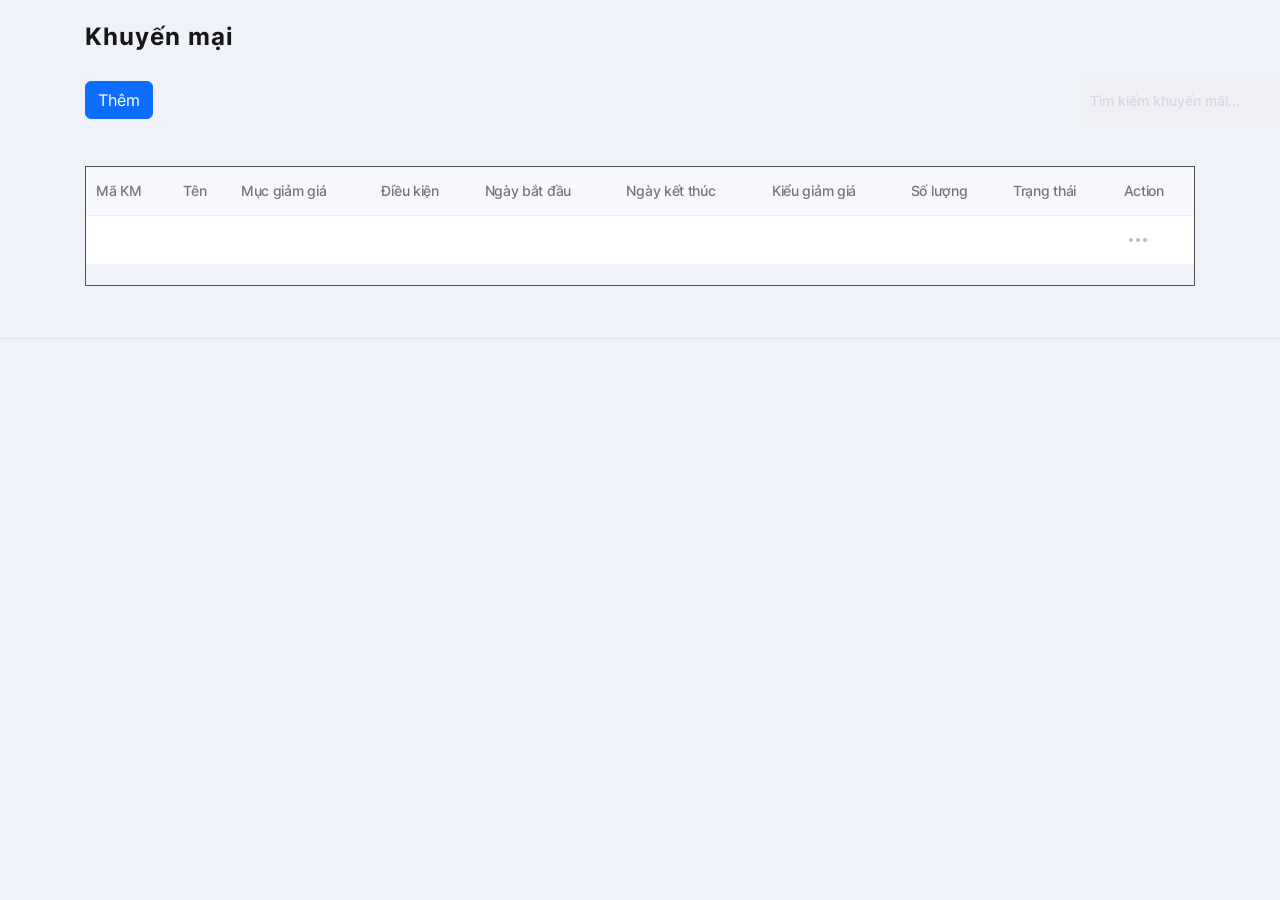
<file: AutoKid/src/main/resources/templates/admin/promotion.html>
<!DOCTYPE html>
<html lang="en">

<head>
    <meta charset="UTF-8">
    <meta http-equiv="X-UA-Compatible" content="IE=edge">
    <meta name="viewport" content="width=device-width, initial-scale=1.0">
    <title>Elegant Dashboard | Dashboard</title>
    <link href="https://cdn.jsdelivr.net/npm/bootstrap@5.3.3/dist/css/bootstrap.min.css" rel="stylesheet" integrity="sha384-QWTKZyjpPEjISv5WaRU9OFeRpok6YctnYmDr5pNlyT2bRjXh0JMhjY6hW+ALEwIH" crossorigin="anonymous">
    <!-- Favicon -->
    <link rel="shortcut icon" href="./img/svg/logo.svg" type="image/x-icon">
    <!-- Custom styles -->
    <link rel="stylesheet" href="./css/style.min.css">
    <style>
        /*Thêm*/
        .add-button-container {
            margin-bottom: 20px;
        }

        .add-btn i {
            margin-right: 20px ;
        }
        /*Thêm*/

        /*Bảng*/
        .table-container {
            max-height: 400px;
            overflow-y: auto;
            border: 1px solid #525252;
        }

        .posts-table {
            width: 100%;
            border-collapse: collapse;
        }

        .posts-table th, .posts-table td {
            padding: 10px;
            text-align: left;
        }

        .posts-table th {
            background-color: rgba(255, 255, 255, 0.44);
        }
        /*Bảng*/

        /*Tìm kiếm*/
        .search-container {
            display: flex;
            justify-content: flex-end;
            margin-bottom: 20px;
        }

        .search-input {
            width: 300px;
            padding: 10px;
            border: 1px solid #ccc;
            border-radius: 4px;
            font-size: 16px;
            margin-right: 10px;
        }

        .search-button {
            padding: 10px 15px;
            background-color: #007bff;
            color: white;
            border: none;
            border-radius: 4px;
            cursor: pointer;
            transition: background-color 0.3s;
        }

        .search-button:hover {
            background-color: #0056b3;
        }

        .button-container {
            display: flex;
            align-items: center;
            margin-bottom: 20px;
        }

        .add-button-container {
            margin-right: 925px;
        }

        .search-container {
            display: flex;
        }
        /*Tìm kiếm*/
        /*Form ẩn*/
        .form-container {
            width: 100%;
            max-width: 700px;
            margin: 40px auto;
            padding: 30px;
            background-color: #fff;
            border-radius: 15px;
            box-shadow: 0 6px 12px rgba(0, 0, 0, 0.1);
        }

        .form-container h5 {
            text-align: center;
            margin-bottom: 30px;
            color: #2c3e50;
            font-size: 24px;
            font-weight: bold;
        }

        .form-row {
            display: flex;
            justify-content: space-between;
            gap: 20px;
            margin-bottom: 20px;
        }

        .form-row input,
        .form-row select {
            width: 100%;
            padding: 12px;
            border: 1px solid #ccc;
            border-radius: 8px;
            font-size: 16px;
        }

        .form-row input:focus,
        .form-row select:focus {
            outline: none;
            border-color: #3498db;
            box-shadow: 0 0 8px rgba(52, 152, 219, 0.3);
        }

        .submit-btn {
            width: 100%;
            padding: 15px;
            background-color: #3498db;
            color: white;
            border: none;
            border-radius: 8px;
            font-size: 18px;
            font-weight: bold;
            cursor: pointer;
            transition: background-color 0.3s;
        }

        .submit-btn:hover {
            background-color: #2980b9;
        }

        /* CSS mới để ghi đè */
        .date:enabled:read-write:focus::-webkit-calendar-picker-indicator,
        .date:enabled:read-write:hover::-webkit-calendar-picker-indicator {
            display: block !important; /* Hiện lại icon */
        }

    </style>
</head>

<body>
<div class="layer"></div>
<!-- ! Body -->
<a class="skip-link sr-only" href="#skip-target">Skip to content</a>
<div class="page-flex">
    <!-- ! Sidebar -->
    <div th:insert="fragments/sidebar_admin :: sidebar"></div>
    <div class="main-wrapper">
        <!-- ! Main nav -->
        <div th:insert="fragments/header_admin :: header"></div>
        <!-- ! Main -->
        <main class="main users chart-page" id="skip-target">
            <div class="container">
                <h2 class="main-title">Khuyến mại</h2>
                <div class="button-container">
                    <div class="add-button-container">
                        <button type="button" class="btn btn-primary" data-bs-toggle="modal" data-bs-target="#add">
                            Thêm
                        </button>
                    </div>
                    <form th:action="@{/admin/promotion/search}" method="GET" class="search-form search-container">
                        <input type="text" class="search-input" name="keyword" placeholder="Tìm kiếm khuyến mãi...">
                        <button class="search-button">Tìm kiếm</button>
                    </form>
                </div>
                <div>
                    <div class="table-container">
                        <div class="users-table table-wrapper">
                            <table class="posts-table">
                                <thead>
                                <tr class="users-table-info">
                                    <th>Mã KM</th>
                                    <th>Tên</th>
                                    <th>Mục giảm giá</th>
                                    <th>Điều kiện</th>
                                    <th>Ngày bắt đầu</th>
                                    <th>Ngày kết thúc</th>
                                    <th>Kiểu giảm giá</th>
                                    <th>Số lượng</th>
                                    <th>Trạng thái</th>
                                    <th>Action</th>
                                </tr>
                                </thead>
                                <tbody>
                                <tr th:each="promotion : ${promotions}">
                                    <td th:text="${promotion.maKM}"></td>
                                    <td th:text="${promotion.tenKM}"></td>
                                    <td th:text="${promotion.mucGiamGia}"></td>
                                    <td th:text="${promotion.dieuKien}"></td>
                                    <td th:text="${promotion.ngayBatDau}"></td>
                                    <td th:text="${promotion.ngayKetThuc}"></td>
                                    <td th:text="${promotion.kieuGiamGia}"></td>
                                    <td th:text="${promotion.soLuong}"></td>
                                    <td th:text="${promotion.trangThaiKM == '1' ? 'Hoạt động' : 'Không hoạt động' }" ></td>
                                    <td>
                      <span class="p-relative">
                        <button class="dropdown-btn transparent-btn" type="button" title="More info">
                          <div class="sr-only">More info</div>
                          <i data-feather="more-horizontal" aria-hidden="true"></i>
                        </button>
                        <ul class="users-item-dropdown dropdown">
                          <li><a class="update" data-bs-toggle="modal" data-bs-target="#hihi"
                                      th:data-ma="${promotion.maKM}"
                                      th:data-ten="${promotion.tenKM}"
                                      th:data-email="${promotion.mucGiamGia}"
                                      th:data-sdt="${promotion.dieuKien}"
                                      th:data-diaChi="${promotion.ngayBatDau}"
                                      th:data-tenNN="${promotion.ngayKetThuc}"
                                      th:data-sdtNN="${promotion.kieuGiamGia}"
                                      th:data-dcNN="${promotion.soLuong}"
                                      th:data-tt="${promotion.trangThaiKM}"
                                      th:data-id="${promotion.id}"
                                      onclick="showDetail(this)">Edit</a></li>
                          <li><a th:href="@{/admin/promotion/delete/{id}(id=${promotion.id})}"
                                 onclick="return confirm('Bạn có chắc muốn xóa không?');"
                                 class="">Destroy
                          </a></li>
                        </ul>

                      </span>
                                    </td>
                                </tr>
                                </tbody>
                            </table>
                        </div>
                    </div>
                    <div class="col-lg-3">
                    </div>
                </div>
            </div>
        </main>
        <div>
            <!-- Modal -->
<!--            add-->
            <div class="modal fade" id="add" data-bs-backdrop="static" data-bs-keyboard="false" tabindex="-1" aria-labelledby="staticBackdropLabel" aria-hidden="true">
                <div class="modal-dialog modal-lg">
                    <div class="modal-content">
                        <div class="modal-header">
                            <button type="button" class="btn-close" data-bs-dismiss="modal" aria-label="Close"></button>
                        </div>
                        <div class="modal-body">
                            <div class="form-container">
                                <h5>Nhập Thông Tin Khuyến Mại</h5>
                                <form th:action="@{/admin/promotion/save}" th:object="${addPromotion}" method="POST">
                                    <div class="form-row">
                                        <div class="form-group">
                                            <label for="maKM">Mã khuyến mại</label>
                                            <input type="text" th:field="*{maKM}" id="maKM" placeholder="Mã khuyến mãi" required>
                                        </div>
                                        <div class="form-group">
                                            <label for="tenKM">Tên khuyến mại</label>
                                            <input type="text" th:field="*{tenKM}" id="tenKM" placeholder="Tên khuyến mãi" required>
                                        </div>
                                    </div>

                                    <div class="form-row">
                                        <div class="form-group">
                                            <label for="mucGiamGia">Mức giảm (%)</label>
                                            <input type="text" th:field="*{mucGiamGia}" id="mucGiamGia" placeholder="Mức giảm (%)" required>
                                        </div>
                                        <div class="form-group">
                                            <label for="dieuKien">Điều kiện</label>
                                            <input type="text" th:field="*{dieuKien}" id="dieuKien" placeholder="Điều kiện" required>
                                        </div>
                                    </div>

                                    <div class="form-row">
                                        <div class="form-group">
                                            <label for="ngayBatDau">Ngày bắt đầu</label>
                                            <input type="date" th:field="*{ngayBatDau}" class="date" id="ngayBatDau">
                                        </div>
                                        <div class="form-group">
                                            <label for="ngayKetThuc">Ngày kết thúc</label>
                                            <input type="date" th:field="*{ngayKetThuc}" class="date" id="ngayKetThuc">
                                        </div>
                                    </div>

                                    <div class="form-row">
                                        <div class="form-group">
                                            <label for="kieuGiamGia">Kiểu giảm giá</label>
                                            <input type="text" th:field="*{kieuGiamGia}" id="kieuGiamGia" placeholder="Kiểu giảm giá" required>
                                        </div>
                                        <div class="form-group">
                                            <label for="soLuong">Số lượng</label>
                                            <input type="text" th:field="*{soLuong}" id="soLuong" placeholder="Số lượng" required>
                                        </div>
                                    </div>

                                    <div class="form-row">
                                        <div class="form-group">
                                            <label for="trangThaiKM">Trạng thái</label>
                                            <select th:field="*{trangThaiKM}" id="trangThaiKM" required>
                                                <option value="" disabled selected>Chọn trạng thái</option>
                                                <option value="1">Hoạt động</option>
                                                <option value="0">Không hoạt động</option>
                                            </select>
                                        </div>
                                    </div>

                                    <button type="submit" class="submit-btn">Thêm Khuyến Mại</button>
                                </form>
                            </div>
                        </div>
                    </div>
                </div>
            </div>
<!--            Update-->
            <div class="modal fade" id="hihi" data-bs-backdrop="static" data-bs-keyboard="false" tabindex="-1" aria-labelledby="staticBackdropLabel" aria-hidden="true">
                <div class="modal-dialog modal-lg">
                    <div class="modal-content">
                        <div class="modal-header">
                            <button type="button" class="btn-close" data-bs-dismiss="modal" aria-label="Close"></button>
                        </div>
                        <div class="modal-body">
                            <div class="form-container">
                                <div id="detailModal"  class="form-modal" >
                                    <h2>Nhập Thông Tin Khuyến Mãi</h2>
                                    <br>
                                    <div>
                                        <form th:action="@{/admin/promotion/update}" th:object="${updatePromotion}" method="POST" class="promotion-form">
                                            <div class="form-row">
                                                <input type="hidden" id="modalIdKH" th:field="*{id}" required>
                                                <div class="form-group">
                                                    <label for="modalMaKH">Mã khuyến mãi</label>
                                                    <input type="text" id="modalMaKH" th:field="*{maKM}" placeholder="Mã khuyến mãi" required>
                                                </div>
                                                <div class="form-group">
                                                    <label for="modalTenKH">Tên khuyến mãi</label>
                                                    <input type="text" id="modalTenKH" th:field="*{tenKM}" placeholder="Tên khuyến mãi" required>
                                                </div>
                                            </div>

                                            <div class="form-row">
                                                <div class="form-group">
                                                    <label for="modalEmail">Mức giảm (%)</label>
                                                    <input type="number" id="modalEmail" th:field="*{mucGiamGia}" placeholder="Mức giảm (%)" required>
                                                </div>
                                                <div class="form-group">
                                                    <label for="modalSdt">Điều kiện</label>
                                                    <input type="text" id="modalSdt" th:field="*{dieuKien}" placeholder="Điều kiện" required>
                                                </div>
                                            </div>

                                            <div class="form-row">
                                                <div class="form-group">
                                                    <label for="modalDiaChi">Ngày bắt đầu</label>
                                                    <input type="date" id="modalDiaChi" th:field="*{ngayBatDau}" class="date" required>
                                                </div>
                                                <div class="form-group">
                                                    <label for="modalTenNN">Ngày kết thúc</label>
                                                    <input type="date" id="modalTenNN" th:field="*{ngayKetThuc}" class="date" required>
                                                </div>
                                            </div>

                                            <div class="form-row">
                                                <div class="form-group">
                                                    <label for="modalSdtNN">Kiểu giảm giá</label>
                                                    <input type="text" id="modalSdtNN" th:field="*{kieuGiamGia}" placeholder="Kiểu giảm giá" required>
                                                </div>
                                                <div class="form-group">
                                                    <label for="modalDCNN">Số lượng</label>
                                                    <input type="number" id="modalDCNN" th:field="*{soLuong}" placeholder="0" required>
                                                </div>
                                            </div>

                                            <div class="form-row">
                                                <div class="form-group">
                                                    <label for="modalTT">Trạng thái</label>
                                                    <select id="modalTT" th:field="*{trangThaiKM}">
                                                        <option value="1">Hoạt động</option>
                                                        <option value="0">Không hoạt động</option>
                                                    </select>
                                                </div>
                                            </div>

                                            <div class="form-action">
                                                <button class="btn btn-warning" type="submit">Sửa Khuyến Mãi</button>
                                            </div>
                                        </form>
                                    </div>
                                </div>
                            </div>
                        </div>
                    </div>
                </div>
            </div>
            <!-- modal-->
            <script>
                const myModal = document.getElementById('myModal')
                const myInput = document.getElementById('myInput')

                myModal.addEventListener('shown.bs.modal', () => {
                    myInput.focus()
                })

                function showDetail(button) {
                    document.getElementById('modalIdKH').value = button.getAttribute("data-id");
                    document.getElementById('modalMaKH').value = button.getAttribute("data-ma");
                    document.getElementById('modalTenKH').value = button.getAttribute("data-ten");
                    document.getElementById('modalEmail').value = button.getAttribute("data-email");
                    document.getElementById('modalSdt').value = button.getAttribute("data-sdt");
                    document.getElementById('modalDiaChi').value = button.getAttribute("data-diaChi");
                    document.getElementById('modalTenNN').value = button.getAttribute("data-tenNN");
                    document.getElementById('modalSdtNN').value = button.getAttribute("data-sdtNN");
                    document.getElementById('modalDCNN').value = button.getAttribute("data-dcNN");
                    document.getElementById('modalTT').value = button.getAttribute("data-tt");
                    document.getElementById('detailModal').style.display = 'block';
                }

                const selectElement = document.getElementById('modalTT');
                const statusText = document.getElementById('statusText');

                function updateStatusText() {
                    const value = selectElement.value;
                    statusText.textContent = value === "1" ? "Trạng thái: Hoạt động" : "Trạng thái: Không hoạt động";
                }

                selectElement.addEventListener('change', updateStatusText);

                window.addEventListener('load', updateStatusText);

            </script>
        </div>
        <!-- ! Footer -->
        <footer class="footer">
            <div th:insert="fragments/footer_admin :: footer"></div>
        </footer>
    </div>
</div>
<script src="https://cdn.jsdelivr.net/npm/bootstrap@5.3.3/dist/js/bootstrap.bundle.min.js" integrity="sha384-YvpcrYf0tY3lHB60NNkmXc5s9fDVZLESaAA55NDzOxhy9GkcIdslK1eN7N6jIeHz" crossorigin="anonymous"></script>
<!-- Chart library -->
<script src="./plugins/chart.min.js"></script>
<!-- Icons library -->
<script src="plugins/feather.min.js"></script>
<!-- Custom scripts -->
<script src="js/script.js"></script>
</body>

</html>
</file>
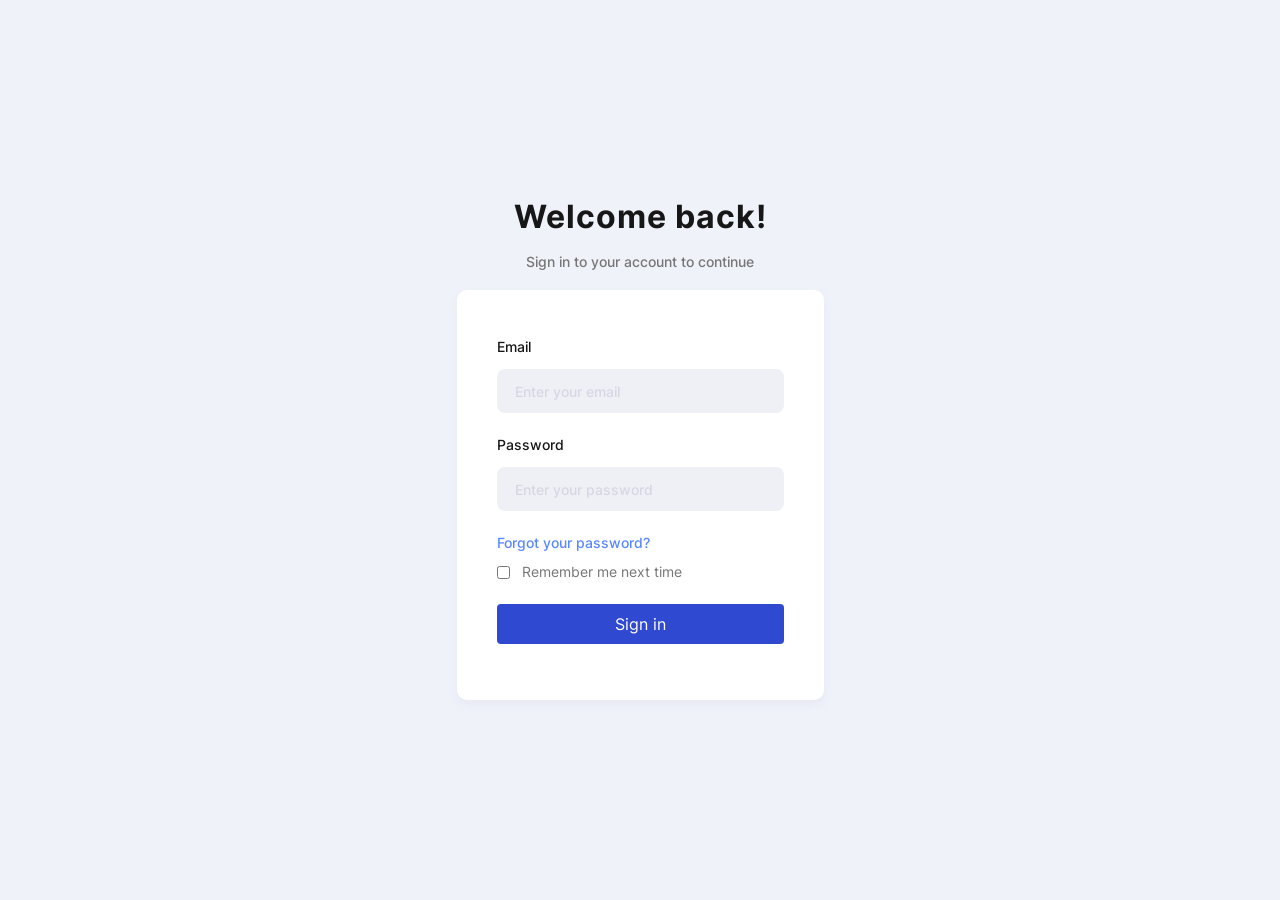
<file: AutoKid/src/main/resources/templates/admin/signin.html>
<!DOCTYPE html><html lang="en"><head>  <meta charset="UTF-8">  <meta http-equiv="X-UA-Compatible" content="IE=edge">  <meta name="viewport" content="width=device-width, initial-scale=1.0">  <title>Elegant Dashboard | Sign In</title>  <!-- Favicon -->  <link rel="shortcut icon" href="./img/svg/logo.svg" type="image/x-icon">  <!-- Custom styles -->  <link rel="stylesheet" href="./css/style.min.css"></head><body>  <div class="layer"></div><main class="page-center">  <article class="sign-up">    <h1 class="sign-up__title">Welcome back!</h1>    <p class="sign-up__subtitle">Sign in to your account to continue</p>    <form class="sign-up-form form" action="" method="">      <label class="form-label-wrapper">        <p class="form-label">Email</p>        <input class="form-input" type="email" placeholder="Enter your email" required>      </label>      <label class="form-label-wrapper">        <p class="form-label">Password</p>        <input class="form-input" type="password" placeholder="Enter your password" required>      </label>      <a class="link-info forget-link" href="##">Forgot your password?</a>      <label class="form-checkbox-wrapper">        <input class="form-checkbox" type="checkbox" required>        <span class="form-checkbox-label">Remember me next time</span>      </label>      <button class="form-btn primary-default-btn transparent-btn">Sign in</button>    </form>  </article></main><!-- Chart library --><script src="./plugins/chart.min.js"></script><!-- Icons library --><script src="plugins/feather.min.js"></script><!-- Custom scripts --><script src="js/script.js"></script></body></html>
</file>
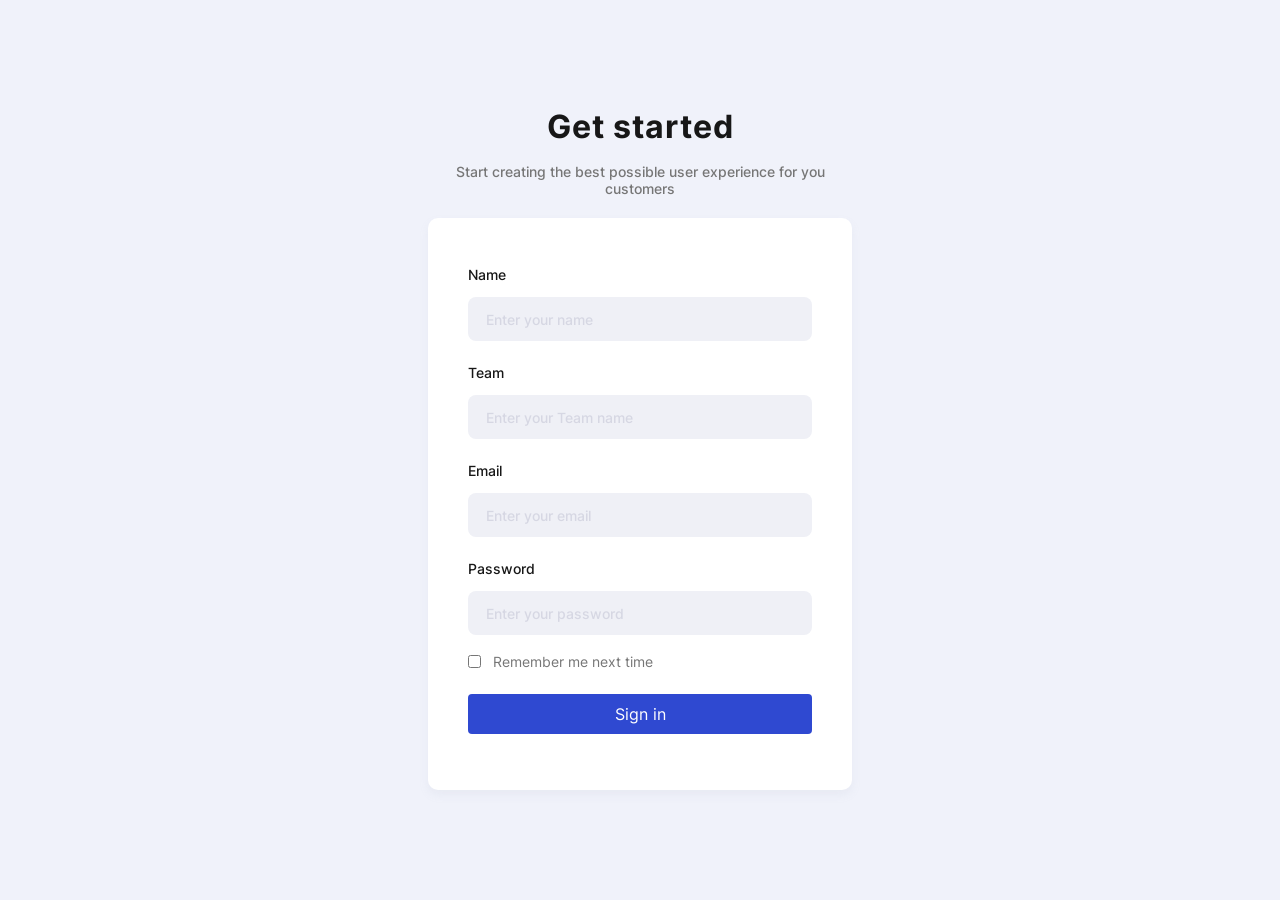
<file: AutoKid/src/main/resources/templates/admin/signup.html>
<!DOCTYPE html><html lang="en"><head>  <meta charset="UTF-8">  <meta http-equiv="X-UA-Compatible" content="IE=edge">  <meta name="viewport" content="width=device-width, initial-scale=1.0">  <title>Elegant Dashboard | Sign Up</title>  <!-- Favicon -->  <link rel="shortcut icon" href="./img/svg/logo.svg" type="image/x-icon">  <!-- Custom styles -->  <link rel="stylesheet" href="./css/style.min.css"></head><body>  <div class="layer"></div><main class="page-center">  <article class="sign-up">    <h1 class="sign-up__title">Get started</h1>    <p class="sign-up__subtitle">Start creating the best possible user experience for you customers</p>    <form class="sign-up-form form" action="" method="">      <label class="form-label-wrapper">        <p class="form-label">Name</p>        <input class="form-input" type="text" placeholder="Enter your name" required>      </label>      <label class="form-label-wrapper">        <p class="form-label">Team</p>        <input class="form-input" type="email" placeholder="Enter your Team name" required>      </label>      <label class="form-label-wrapper">        <p class="form-label">Email</p>        <input class="form-input" type="email" placeholder="Enter your email" required>      </label>      <label class="form-label-wrapper">        <p class="form-label">Password</p>        <input class="form-input" type="password" placeholder="Enter your password" required>      </label>      <label class="form-checkbox-wrapper">        <input class="form-checkbox" type="checkbox" required>        <span class="form-checkbox-label">Remember me next time</span>      </label>      <button class="form-btn primary-default-btn transparent-btn">Sign in</button>    </form>  </article></main><!-- Chart library --><script src="./plugins/chart.min.js"></script><!-- Icons library --><script src="plugins/feather.min.js"></script><!-- Custom scripts --><script src="js/script.js"></script></body></html>
</file>
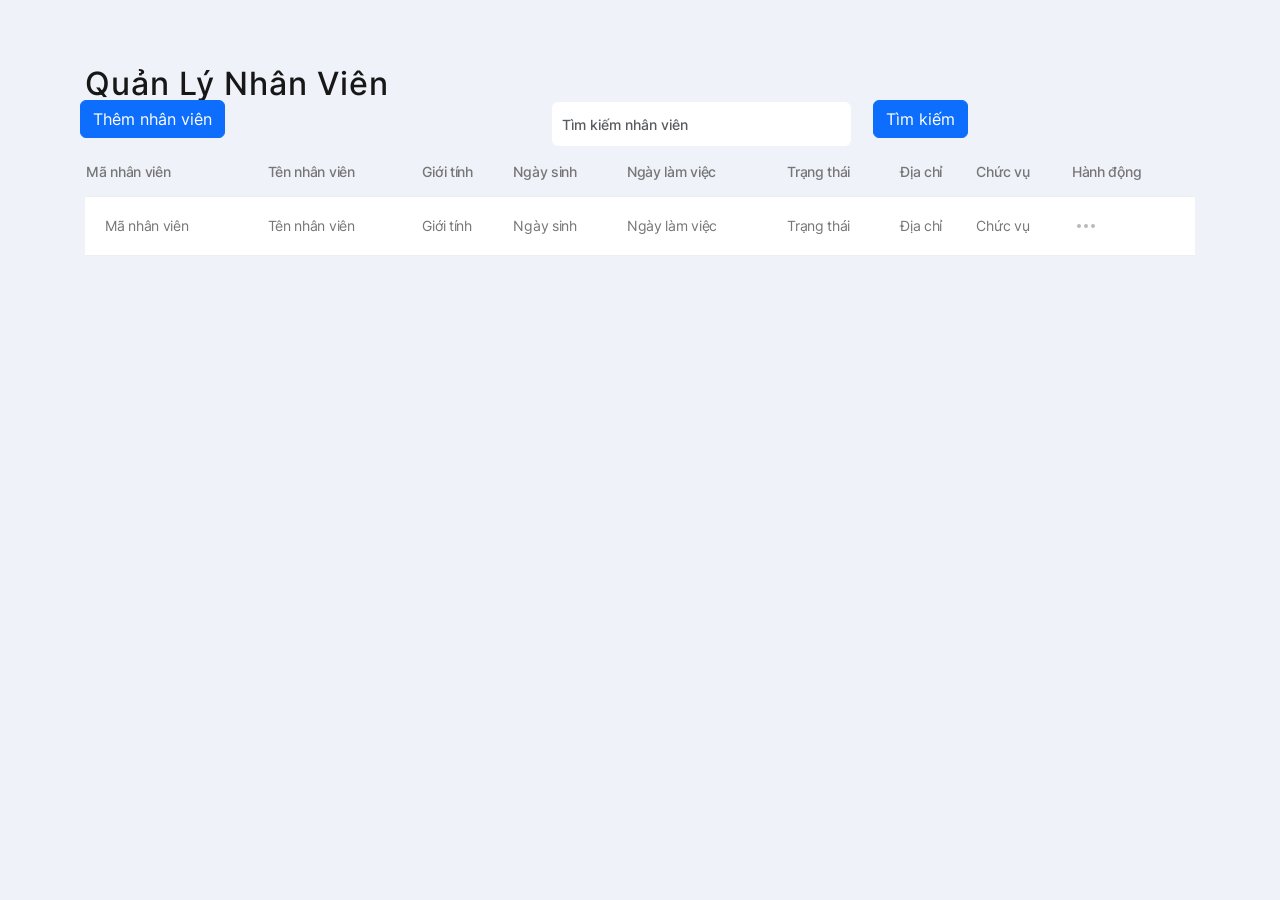
<file: AutoKid/src/main/resources/templates/admin/staff.html>
<!DOCTYPE html>
<html lang="en" xmlns:th="https://www.thymeleaf.org">

<head>
    <meta charset="UTF-8">
    <meta http-equiv="X-UA-Compatible" content="IE=edge">
    <meta name="viewport" content="width=device-width, initial-scale=1.0">
    <title>HomeStaff_Autokid</title>
    <!-- Favicon -->
    <link href="https://cdn.jsdelivr.net/npm/bootstrap@5.3.3/dist/css/bootstrap.min.css" rel="stylesheet" integrity="sha384-QWTKZyjpPEjISv5WaRU9OFeRpok6YctnYmDr5pNlyT2bRjXh0JMhjY6hW+ALEwIH" crossorigin="anonymous">
    <link rel="shortcut icon" href="./img/svg/logo.svg" type="image/x-icon">
    <!-- Custom styles -->
    <link rel="stylesheet" href="./css/style.min.css">
    <style>
        /* Tùy chỉnh ô nhập liệu */
        .form-control {
            border-radius: 8px;
            padding: 10px;
            font-size: 16px;
            border: 1px solid #ced4da;
            box-shadow: none;
            transition: all 0.3s ease-in-out;
        }

        .form-control:focus {
            border-color: #5c6bc0;
            box-shadow: 0 0 5px rgba(92, 107, 192, 0.5);
        }

        label {
            font-weight: bold;
            color: #495057;
        }

        .modal-footer button {
            border-radius: 6px;
        }

        .modal-header h1 {
            font-size: 1.5rem;
            font-weight: 700;
            color: #343a40;
        }
    </style>
</head>

<body>
<div class="layer"></div>
<a class="skip-link sr-only" href="#skip-target">Skip to content</a>
<div class="page-flex">
    <!-- Sidebar -->
    <div th:insert="fragments/sidebar_admin :: sidebar"></div>
    <div class="main-wrapper">
        <!-- Main nav -->
        <div th:insert="fragments/header_admin :: header"></div>
        <!-- Main content -->
        <main class="main users chart-page" id="skip-target">
            <div class="container">
                <h2 class="mt-5">Quản Lý Nhân Viên</h2>
                <div class="row">
                    <div class="col-5">
                        <!-- Button trigger modal -->
                        <button type="button" class="btn btn-primary" data-bs-toggle="modal" data-bs-target="#exampleModal">
                            Thêm nhân viên
                        </button>
                    </div>
                    <div class="col-5">
                        <form action="/admin/staff/search" method="GET" class="row">
                            <div class="col-8">
                                <input name="keyword" placeholder="Tìm kiếm nhân viên" class="form-control" />
                            </div>
                            <div class="col-4">
                                <button type="submit" class="btn btn-primary">Tìm kiếm</button>
                            </div>
                        </form>
                    </div>
                </div>
                <div class="">
                    <div>
                        <div class="users-table table-wrapper">
                            <table class="posts-table">
                                <thead>
                                <tr class="users-table-info">
                                    <th>Mã nhân viên</th>
                                    <th>Tên nhân viên</th>
                                    <th>Giới tính</th>
                                    <th>Ngày sinh</th>
                                    <th>Ngày làm việc</th>
                                    <th>Trạng thái</th>
                                    <th>Địa chỉ</th>
                                    <th>Chức vụ</th>
                                    <th>Hành động</th>
                                </tr>
                                </thead>
                                <tbody>
                                <tr th:each="staff : ${listStaff}">
                                    <td th:text="${staff != null ? staff.maNV : ''}">Mã nhân viên</td>
                                    <td th:text="${staff != null ? staff.tenNV : ''}">Tên nhân viên</td>
                                    <td th:text="${staff != null ? staff.gioiTinh : ''}">Giới tính</td>
                                    <td th:text="${staff != null ? staff.ngaySinh : ''}">Ngày sinh</td>
                                    <td th:text="${staff != null ? staff.ngayLamViec : ''}">Ngày làm việc</td>
                                    <td th:text="${staff != null ? staff.trangThai : ''}">Trạng thái</td>
                                    <td th:text="${staff != null ? staff.diaChi : ''}">Địa chỉ</td>
                                    <td th:text="${staff != null && staff.chucVu != null ? staff.chucVu.tenChucVu : ''}">Chức vụ</td>
                                    <td>
            <span class="p-relative">
                <button class="dropdown-btn transparent-btn" type="button" title="More info">
                    <div class="sr-only">More info</div>
                    <i data-feather="more-horizontal" aria-hidden="true"></i>
                </button>
                <ul class="users-item-dropdown dropdown">
                    <li><a href="##">Edit</a></li>
                    <li><a th:href="@{/admin/staff/edit/{id}(id=${staff.id})}">Update</a></li>
                    <li><a th:href="@{/admin/staff/delete/{id}(id=${staff.id})}">Delete</a></li>
                </ul>
            </span>
                                    </td>
                                </tr>
                                </tbody>
                            </table>
                        </div>
                    </div>
                    <div class="col-lg-3">
                    </div>
                </div>
            </div>

        </main>
        <!-- Footer -->
        <div th:insert= "fragments/footer_admin :: footer"></div>

        <!-- Modal -->
        <div class="modal fade" id="exampleModal" tabindex="-1" aria-labelledby="exampleModalLabel" aria-hidden="true">
            <div class="modal-dialog">
                <div class="modal-content">
                    <div class="modal-header">
                        <h1 class="modal-title fs-5" id="exampleModalLabel">Thêm Nhân Viên</h1>
                        <button type="button" class="btn-close" data-bs-dismiss="modal" aria-label="Close"></button>
                    </div>
                    <div class="modal-body">
                        <form th:action="@{/admin/staff/save}" method="post">
                            <div class="mb-3">
                                <label for="maNV">Mã Nhân Viên:</label>
                                <input type="text" id="maNV" name="maNV" required class="form-control"/>
                            </div>
                            <div class="mb-3">
                                <label for="tenNV">Tên Nhân Viên:</label>
                                <input type="text" id="tenNV" name="tenNV" required class="form-control"/>
                            </div>
                            <div class="mb-3">
                                <label for="gioiTinh">Giới Tính:</label>
                                <select id="gioiTinh" name="gioiTinh" class="form-select">
                                    <option value="Nam">Nam</option>
                                    <option value="Nữ">Nữ</option>
                                </select>
                            </div>
                            <div class="mb-3">
                                <label for="ngaySinh">Ngày Sinh:</label>
                                <input type="date" id="ngaySinh" name="ngaySinh" required class="form-control"/>
                            </div>
                            <div class="mb-3">
                                <label for="ngayLamViec">Ngày Làm Việc:</label>
                                <input type="date" id="ngayLamViec" name="ngayLamViec" required class="form-control"/>
                            </div>
                            <div class="mb-3">
                                <label for="matKhau">Mật Khẩu:</label>
                                <input type="password" id="matKhau" name="matKhau" required class="form-control"/>
                            </div>
                            <div class="mb-3">
                                <label for="sdt">SĐT:</label>
                                <input type="text" id="sdt" name="sdt" required class="form-control"/>
                            </div>
                            <div class="mb-3">
                                <label for="email">Email:</label>
                                <input type="email" id="email" name="email" required class="form-control"/>
                            </div>
                            <div class="mb-3">
                                <label for="diaChi">Địa Chỉ:</label>
                                <input type="text" id="diaChi" name="diaChi" required class="form-control"/>
                            </div>
                            <div class="mb-3">
                                <label for="trangThai">Trạng Thái:</label>
                                <input type="text" id="trangThai" name="trangThai" required class="form-control"/>
                            </div>
                            <div class="mb-3">
                                <label for="chucVu">Chức Vụ:</label>
                                <select id="chucVu" name="chucVu.id" class="form-select">
                                    <option value="" disabled selected>-- Chọn chức vụ --</option>
                                    <option th:each="chucVu : ${danhSachChucVu}" th:value="${chucVu.id}" th:text="${chucVu.tenChucVu}"></option>
                                </select>
                            </div>
                            <div class="modal-footer">
                                <button type="button" class="btn btn-secondary" data-bs-dismiss="modal">Đóng</button>
                                <button type="submit" class="btn btn-primary">Thêm</button>
                            </div>
                        </form>
                    </div>
                </div>
            </div>
        </div>
    </div>
</div>

<script src="https://cdn.jsdelivr.net/npm/bootstrap@5.3.3/dist/js/bootstrap.bundle.min.js" integrity="sha384-YvpcrYf0tY3lHB60NNkmXc5s9fDVZLESaAA55NDzOxhy9GkcIdslK1eN7N6jIeHz" crossorigin="anonymous"></script>
<!-- Chart library -->
<script src="./plugins/chart.min.js"></script>
<!-- Icons library -->
<script src="plugins/feather.min.js"></script>
<!-- Custom scripts -->
<script src="js/script.js"></script>
</body>

</html>
</file>
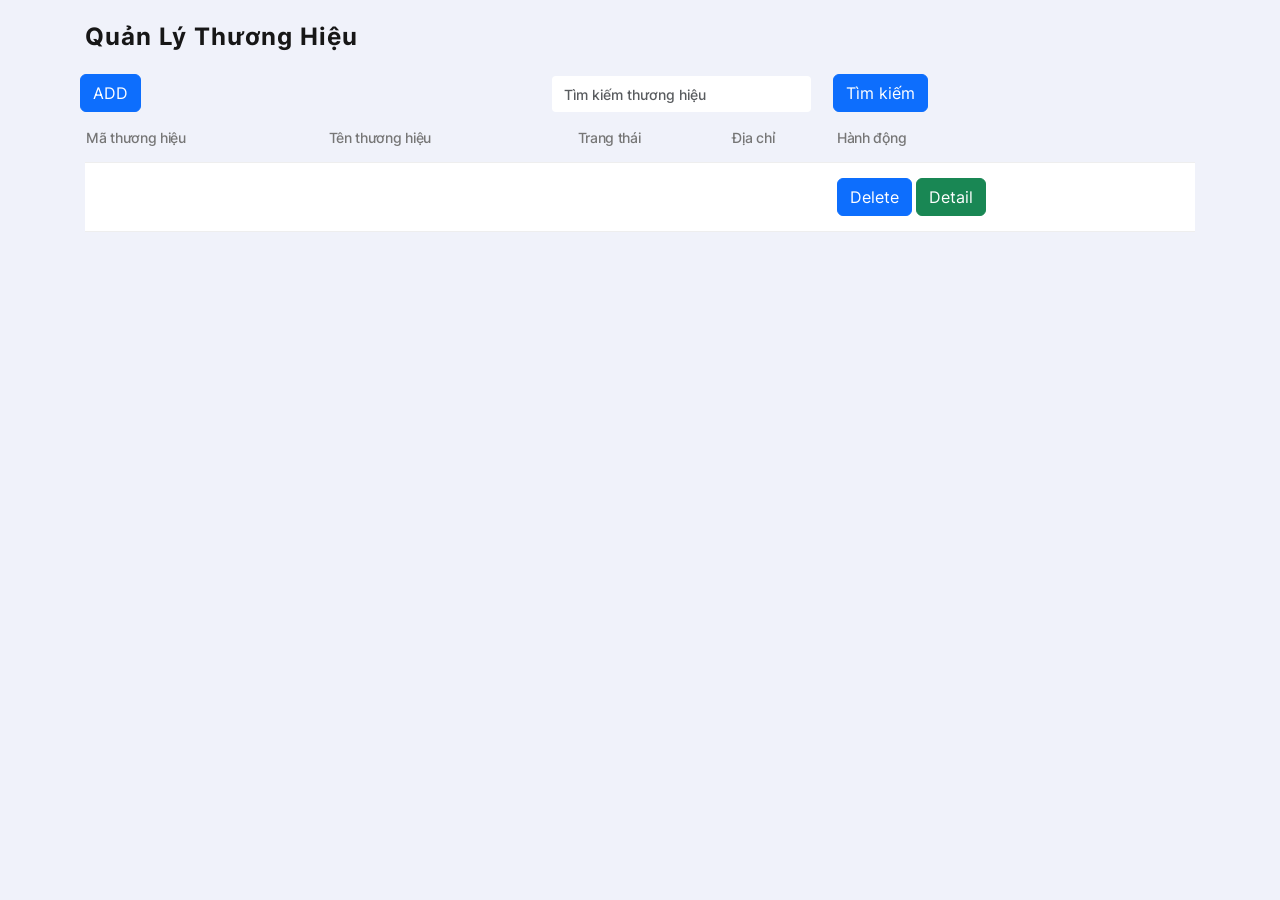
<file: AutoKid/src/main/resources/templates/admin/thuong-hieu.html>
<!DOCTYPE html>
<html xmlns:th="http://www.thymeleaf.org">
<head>
    <meta charset="UTF-8">
    <meta http-equiv="X-UA-Compatible" content="IE=edge">
    <meta name="viewport" content="width=device-width, initial-scale=1.0">
    <title>Auto_Kid | Product Management</title>
    <link href="https://cdn.jsdelivr.net/npm/bootstrap@5.3.3/dist/css/bootstrap.min.css" rel="stylesheet" integrity="sha384-QWTKZyjpPEjISv5WaRU9OFeRpok6YctnYmDr5pNlyT2bRjXh0JMhjY6hW+ALEwIH" crossorigin="anonymous">
    <!-- Favicon -->
    <link rel="shortcut icon" href="./img/svg/logo.svg" type="image/x-icon">
    <!-- Custom styles -->
    <link rel="stylesheet" href="./css/style.min.css" type="text/css">
</head>

<body>
<div class="layer"></div>
<!-- ! Body -->
<a class="skip-link sr-only" href="#skip-target">Skip to content</a>
<div class="page-flex">
    <div th:insert="fragments/sidebar_admin :: sidebar"></div>
    <div class="main-wrapper">
        <div th:insert="fragments/header_admin :: header"></div>
        <main class="main users chart-page" id="skip-target">
            <div class="container">
                <h2 class="main-title">Quản Lý Thương Hiệu</h2>
                <div class="row">
                    <div class="col-5">
                        <button type="button" class="btn btn-primary" data-bs-toggle="modal" data-bs-target="#exampleModal">ADD</button>
                    </div>
                    <div class="col-5">
                        <form action="/admin/thuong-hieu/search" method="GET" class="row">
                            <div class="col-7">
                                <input name="tenTH" placeholder="Tìm kiếm thương hiệu" class="form-control">
                            </div>
                            <div class="col-3">
                                <button type="submit" class="btn btn-primary">Tìm kiếm</button>
                            </div>
                        </form>
                    </div>
                </div>
                <div class="users-table table-wrapper">
                    <table class="posts-table">
                        <thead>
                        <tr class="users-table-info">
                            <th>Mã thương hiệu</th>
                            <th>Tên thương hiệu</th>
                            <th>Trang thái</th>
                            <th>Địa chỉ</th>
                            <th>Hành động</th>
                        </tr>
                        </thead>
                        <tbody>
                        <tr th:each="th : ${ths}">
                            <td th:text="${th.maTH}"></td>
                            <td th:text="${th.tenTH}"></td>
                            <td th:text="${th.diaChi}"></td>
                            <td th:text="${th.trangThaiTH}"></td>
                            <td>
                                <a th:href="@{/admin/thuong-hieu/delete(id=${th.id})}"><button class="btn btn-primary">Delete</button></a>
                                <a th:href="@{/admin/thuong-hieu/detail(id=${th.id})}"><button class="btn btn-success">Detail</button></a>
                            </td>
                        </tr>
                        </tbody>
                    </table>
                </div>
            </div>
        </main>
        <div th:insert="fragments/footer_admin :: footer"></div>
    </div>

    <div class="modal fade" id="exampleModal" tabindex="-1" role="dialog" aria-labelledby="exampleModalLabel" aria-hidden="true">
        <div class="modal-dialog" role="document">
            <div class="modal-content">
                <div class="modal-header">
                    <h5 class="modal-title" id="exampleModalLabel">Thêm thương hiệu</h5>
                    <button type="button" class="btn-close" data-bs-dismiss="modal" aria-label="Close"></button>
                </div>
                <div class="modal-body">
                    <form action="/admin/add/thuong-hieu" method="post">
                        <div class="mb-3">
                            <label for="maTH" class="form-label">Mã thương hiệu:</label>
                            <input type="text" class="form-control border border-secondary" id="maTH" name="maTH" required>
                        </div>
                        <div class="mb-3">
                            <label for="tenTH" class="form-label">Tên thương hiệu:</label>
                            <input type="text" class="form-control border border-secondary" id="tenTH" name="tenTH" required>
                        </div>
                        <div class="mb-3">
                            <label for="trangThaiTH">Trạng thái</label>
                            <select class="form-control" id="trangThaiTH" name="trangThaiTH">
                                <option value="Hoạt động" selected>Hoạt động</option>
                                <option value="Không hoạt động">Không hoạt động</option>
                            </select>
                        </div>
                        <div class="mb-3">
                            <label for="diaChi" class="form-label">Địa chỉ:</label>
                            <input type="text" class="form-control border border-secondary" id="diaChi" name="diaChi">
                        </div>
                        <div class="modal-footer">
                            <button type="button" class="btn btn-secondary" data-bs-dismiss="modal">Hủy</button>
                            <button type="submit" class="btn btn-primary">Lưu</button>
                        </div>
                    </form>
                </div>
            </div>
        </div>
    </div>

</div>

<script src="https://cdn.jsdelivr.net/npm/bootstrap@5.3.3/dist/js/bootstrap.bundle.min.js" integrity="sha384-YvpcrYf0tY3lHB60NNkmXc5s9fDVZLESaAA55NDzOxhy9GkcIdslK1eN7N6jIeHz" crossorigin="anonymous"></script>

<!-- Chart library -->
<script src="./plugins/chart.min.js"></script>
<!-- Icons library -->
<script src="./plugins/feather.min.js"></script>
<!-- Custom scripts -->
<script src="./js/script.js"></script>
</body>

</html>
</file>
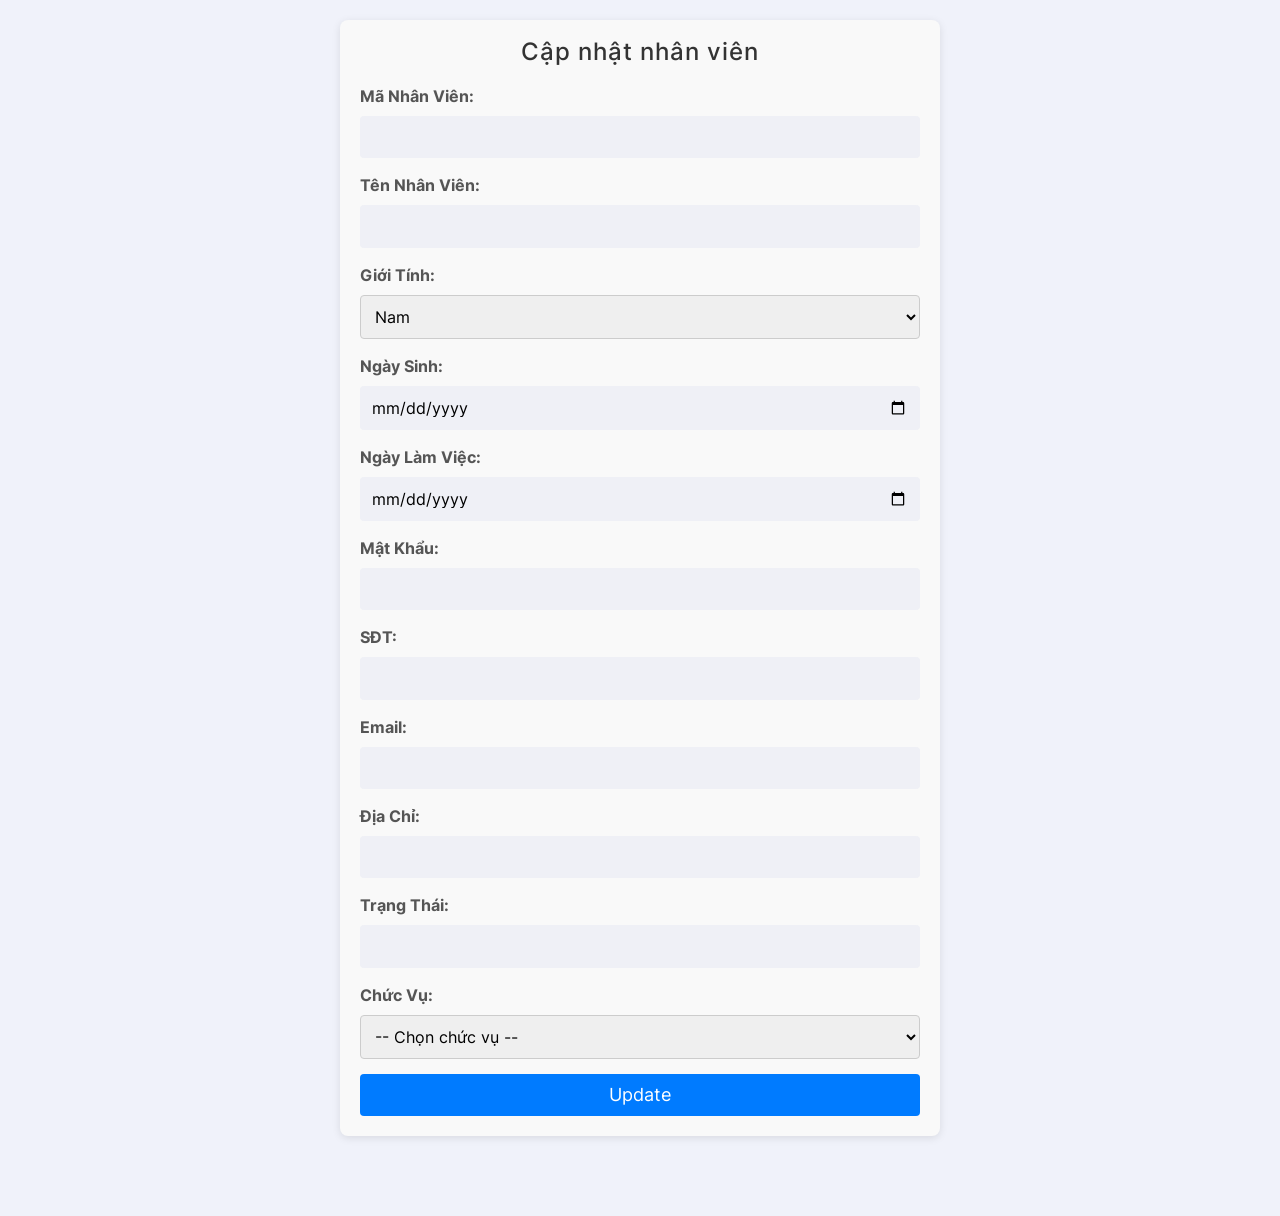
<file: AutoKid/src/main/resources/templates/admin/updateStaff.html>
<!DOCTYPE html>
<html lang="en" xmlns:th="https://www.thymeleaf.org">
<link href="https://cdn.jsdelivr.net/npm/bootstrap@5.3.3/dist/css/bootstrap.min.css" rel="stylesheet">
<script src="https://cdn.jsdelivr.net/npm/bootstrap@5.3.3/dist/js/bootstrap.bundle.min.js"></script>

<head>
    <meta charset="UTF-8">
    <meta http-equiv="X-UA-Compatible" content="IE=edge">
    <meta name="viewport" content="width=device-width, initial-scale=1.0">
    <title>updateStaff_Autokid</title>
    <!-- Favicon -->
    <link rel="shortcut icon" href="./img/svg/logo.svg" type="image/x-icon">
    <!-- Custom styles -->
    <link rel="stylesheet" href="./css/style.min.css">
</head>
<style>
    /* Căn chỉnh form ở giữa trang */
    .container {
        max-width: 600px;
        margin: 0 auto;
        padding: 20px;
        background-color: #f9f9f9;
        box-shadow: 0 2px 8px rgba(0, 0, 0, 0.1);
        border-radius: 8px;
    }

    /* Tiêu đề của form */
    .form-title {
        text-align: center;
        margin-bottom: 20px;
        font-size: 24px;
        color: #333;
    }

    /* Các nhãn (label) */
    label {
        display: block;
        margin-bottom: 8px;
        font-weight: bold;
        color: #555;
    }

    /* Các trường nhập liệu (input) và select */
    input[type="text"],
    input[type="password"],
    input[type="email"],
    input[type="date"],
    select {
        width: 100%;
        padding: 10px;
        margin-bottom: 15px;
        border: 1px solid #ccc;
        border-radius: 4px;
        box-sizing: border-box;
        font-size: 16px;
    }

    /* Thay đổi màu khi focus vào trường nhập liệu */
    input:focus,
    select:focus {
        border-color: #007bff;
        outline: none;
        box-shadow: 0 0 5px rgba(0, 123, 255, 0.5);
    }

    /* Nút submit */
    button[type="submit"] {
        width: 100%;
        padding: 12px;
        background-color: #007bff;
        border: none;
        border-radius: 4px;
        color: white;
        font-size: 18px;
        cursor: pointer;
        transition: background-color 0.3s ease;
    }

    button[type="submit"]:hover {
        background-color: #0056b3;
    }
</style>
<body>
<div class="layer"></div>
<!-- ! Body -->
<a class="skip-link sr-only" href="#skip-target">Skip to content</a>
<div class="page-flex">
    <!-- ! Sidebar -->
    <div th:insert="fragments/sidebar_admin :: sidebar"></div>
    <div class="main-wrapper">
        <!-- ! Main nav -->
        <div th:insert="fragments/header_admin :: header"></div>
        <!-- ! Main -->
        <main class="main users chart-page" id="skip-target">
            <div class="container">
                <h2 class="form-title">Cập nhật nhân viên</h2>
                <form th:action="@{/admin/staff/update}" th:object="${nhanVien}" method="post">
                    <input type="hidden" th:field="*{id}">

                    <label for="ma_nv">Mã Nhân Viên:</label>
                    <input type="text" id="ma_nv" th:field="*{maNV}" required/><br/>

                    <label for="ten_nv">Tên Nhân Viên:</label>
                    <input type="text" id="ten_nv" th:field="*{tenNV}" required/><br/>

                    <label for="gioi_tinh">Giới Tính:</label>
                    <select id="gioi_tinh" th:field="*{gioiTinh}">
                        <option value="Nam">Nam</option>
                        <option value="Nữ">Nữ</option>
                    </select><br/>

                    <label for="ngay_sinh">Ngày Sinh:</label>
                    <input type="date" id="ngay_sinh" th:field="*{ngaySinh}" required/><br/>

                    <label for="ngay_lam_viec">Ngày Làm Việc:</label>
                    <input type="date" id="ngay_lam_viec" th:field="*{ngayLamViec}" required/><br/>

                    <label for="mat_khau">Mật Khẩu:</label>
                    <input type="password" id="mat_khau" th:field="*{matKhau}" required/><br/>

                    <label for="sdt">SĐT:</label>
                    <input type="text" id="sdt" th:field="*{sdt}" required/><br/>

                    <label for="email">Email:</label>
                    <input type="email" id="email" th:field="*{email}" required/><br/>

                    <label for="dia_chi">Địa Chỉ:</label>
                    <input type="text" id="dia_chi" th:field="*{diaChi}" required/><br/>

                    <label for="trang_thai">Trạng Thái:</label>
                    <input type="text" id="trang_thai" th:field="*{trangThai}" required/><br/>

                    <label for="id_chuc_vu">Chức Vụ:</label>
                    <select id="id_chuc_vu" th:field="*{chucVu.id}">
                        <option value="" disabled selected>-- Chọn chức vụ --</option>
                        <option th:each="chucVu : ${danhSachChucVu}"
                                th:value="${chucVu.id}"
                                th:text="${chucVu.tenChucVu}"></option>
                    </select><br/>
                    <button type="submit">Update</button>
                </form>
            </div>
        </main>
        <!-- ! Footer -->
        <div th:insert= "fragments/footer_admin :: footer"></div>

    </div>
</div>
<!-- Chart library -->
<script src="./plugins/chart.min.js"></script>
<!-- Icons library -->
<script src="plugins/feather.min.js"></script>
<!-- Custom scripts -->
<script src="js/script.js"></script>
</body>

</html>
</file>
